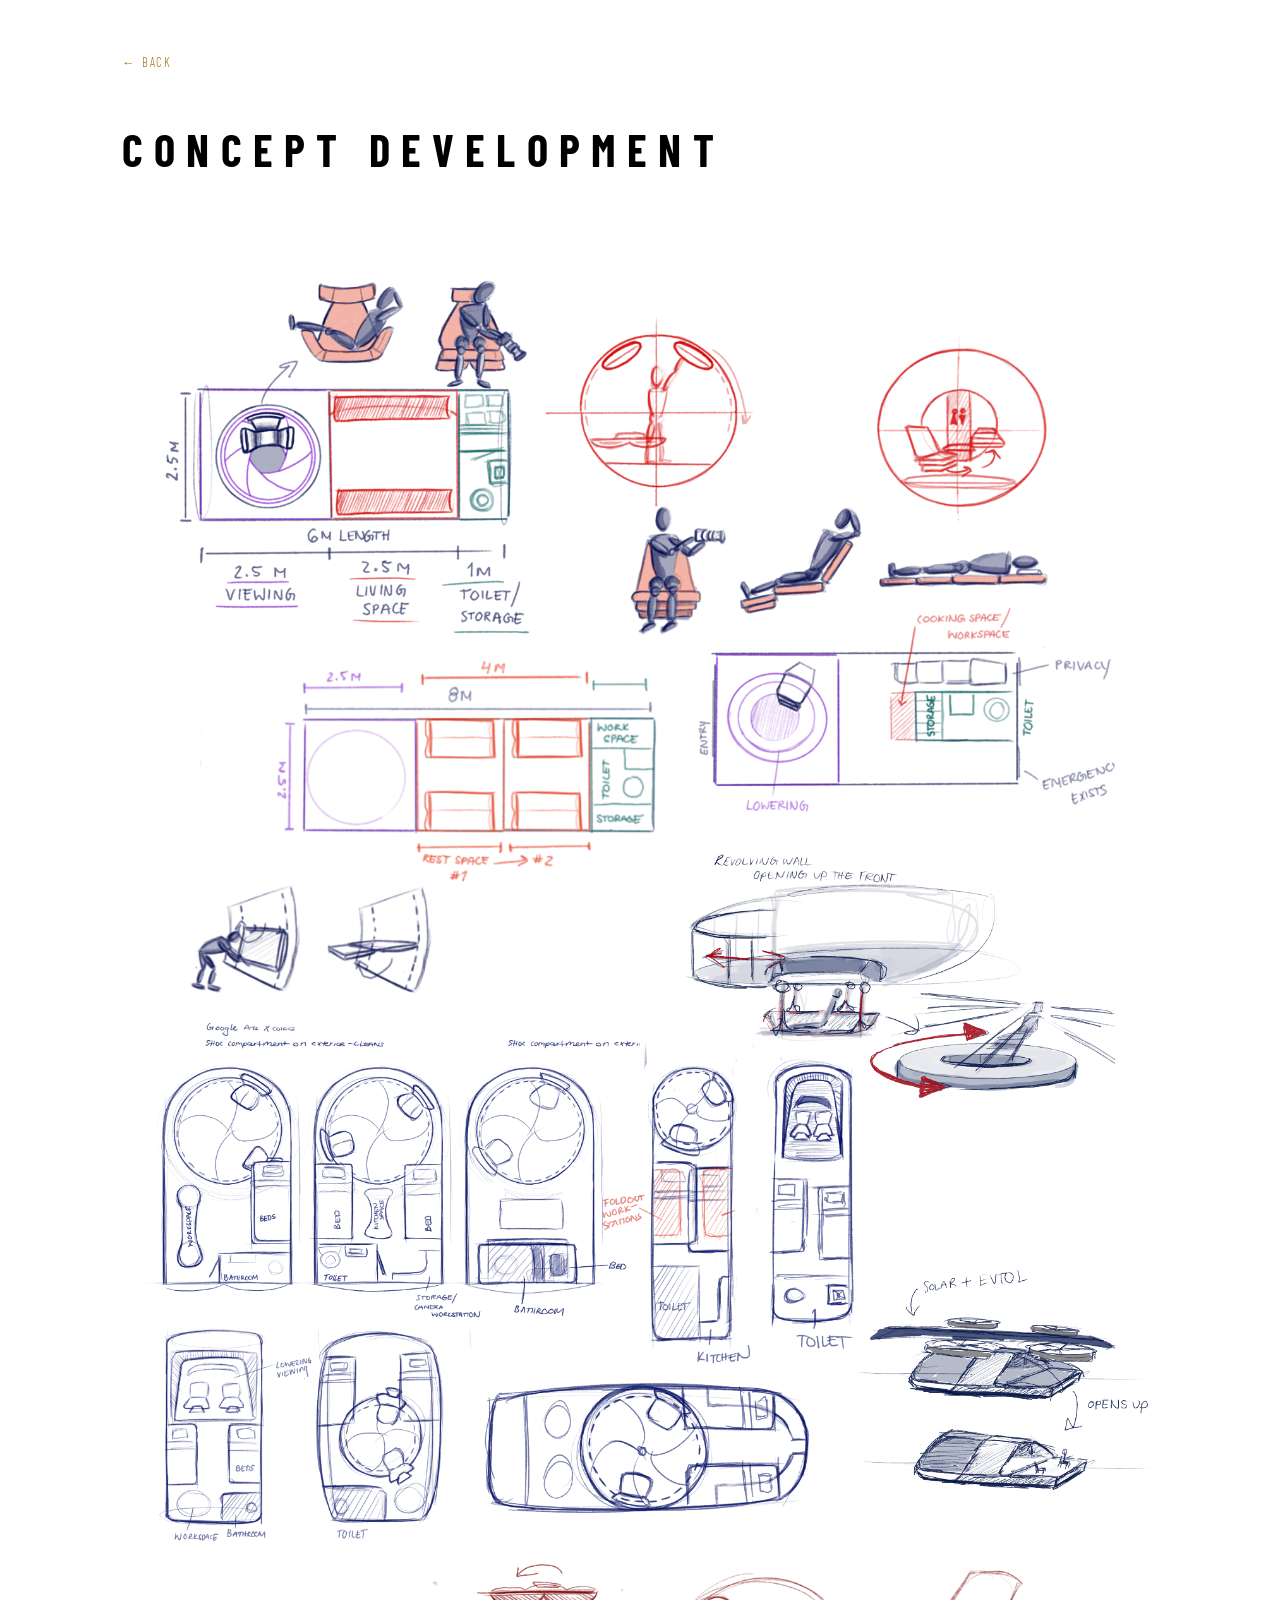
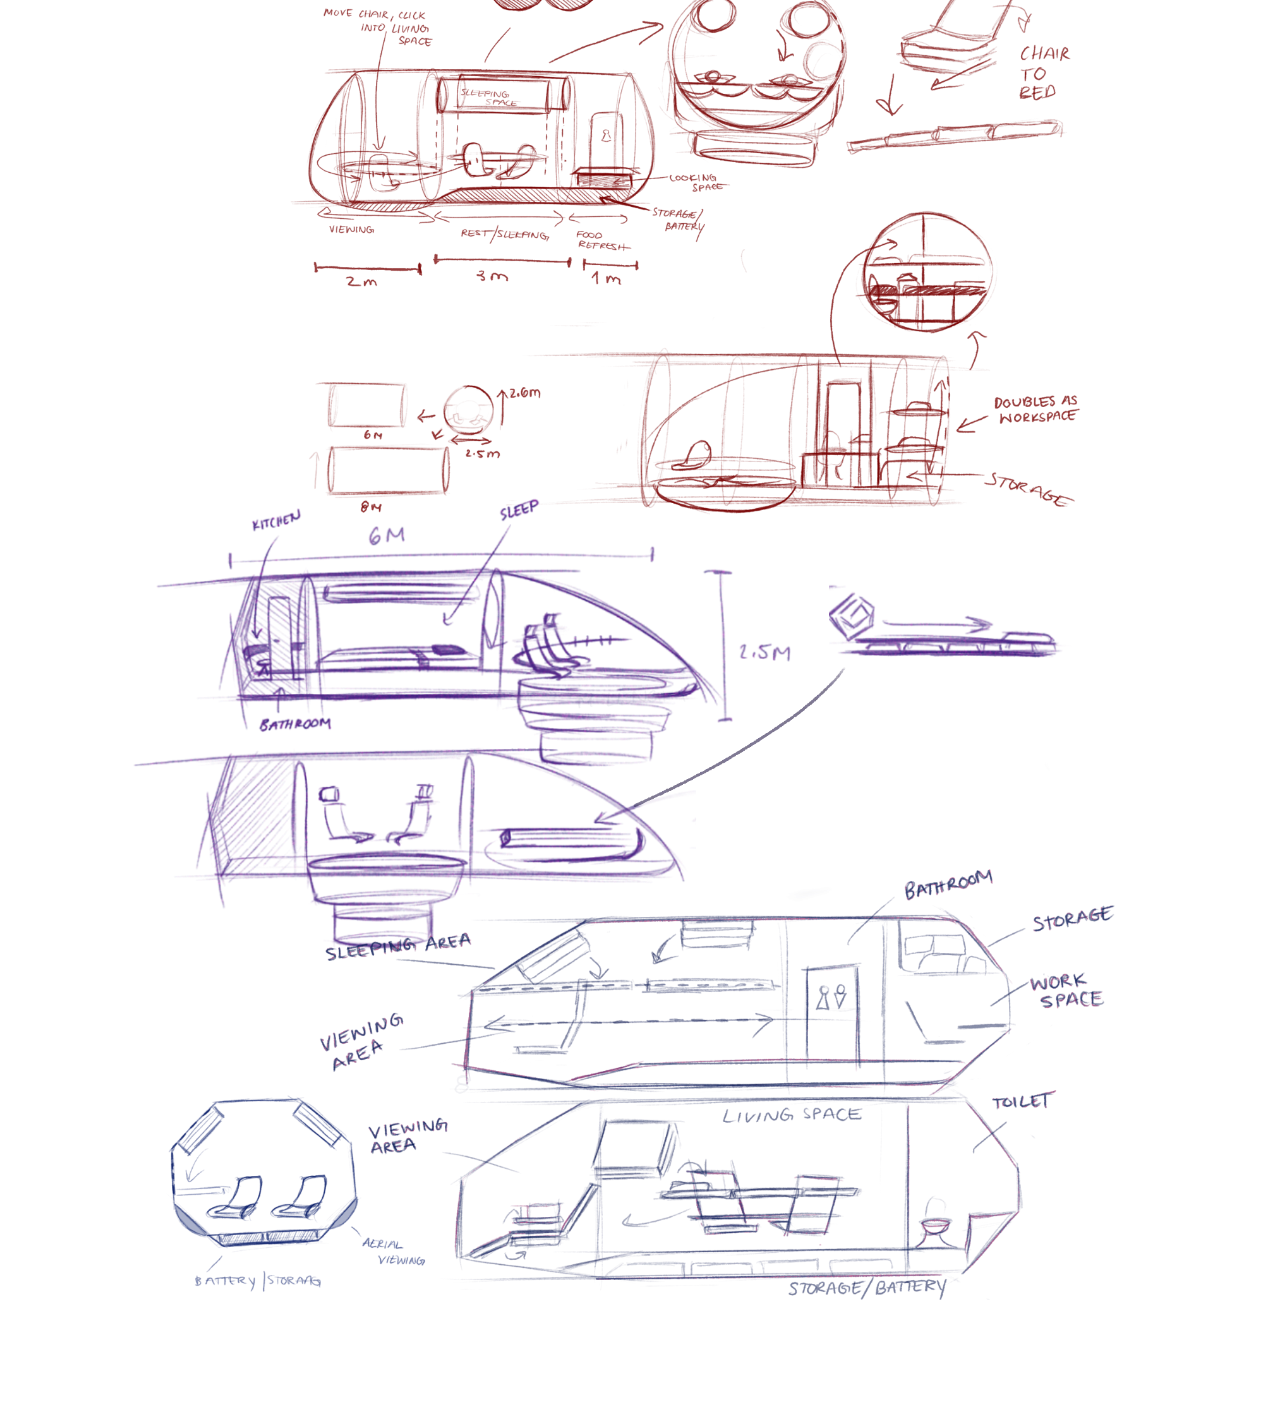
<file: concept-development.html>
<!DOCTYPE html>
<html lang="en">
<head>
  <meta charset="UTF-8" />
  <meta name="viewport" content="width=device-width, initial-scale=1.0" />
  <meta name="robots" content="noindex, nofollow" />
  <title>Concept Development — Lena Eblenkamp</title>
  <link rel="preconnect" href="https://fonts.googleapis.com" />
  <link rel="preconnect" href="https://fonts.gstatic.com" crossorigin />
  <link href="https://fonts.googleapis.com/css2?family=Barlow+Condensed:ital,wght@0,200;0,300;0,400;0,600;0,700;1,200;1,300&family=Inter:wght@300;400;500&display=swap" rel="stylesheet" />
  <link rel="stylesheet" href="css/styles.css" />
  <link rel="stylesheet" href="css/dev-page.css" />
</head>
<body>

  <div class="dev-page">

    <a href="index.html#dev-cards" class="dev-page-back">&#8592; Back</a>

    <h1 class="dev-page-title">CONCEPT DEVELOPMENT</h1>
    <p class="dev-page-sub">EVTOL Camper — Eblen-Kamper</p>

    <div class="dev-page-single">
      <img src="Images/project-02-evtol/brand-research/inspiration-02.png" alt="Concept development">
    </div>

  </div>

</body>
</html>
</file>
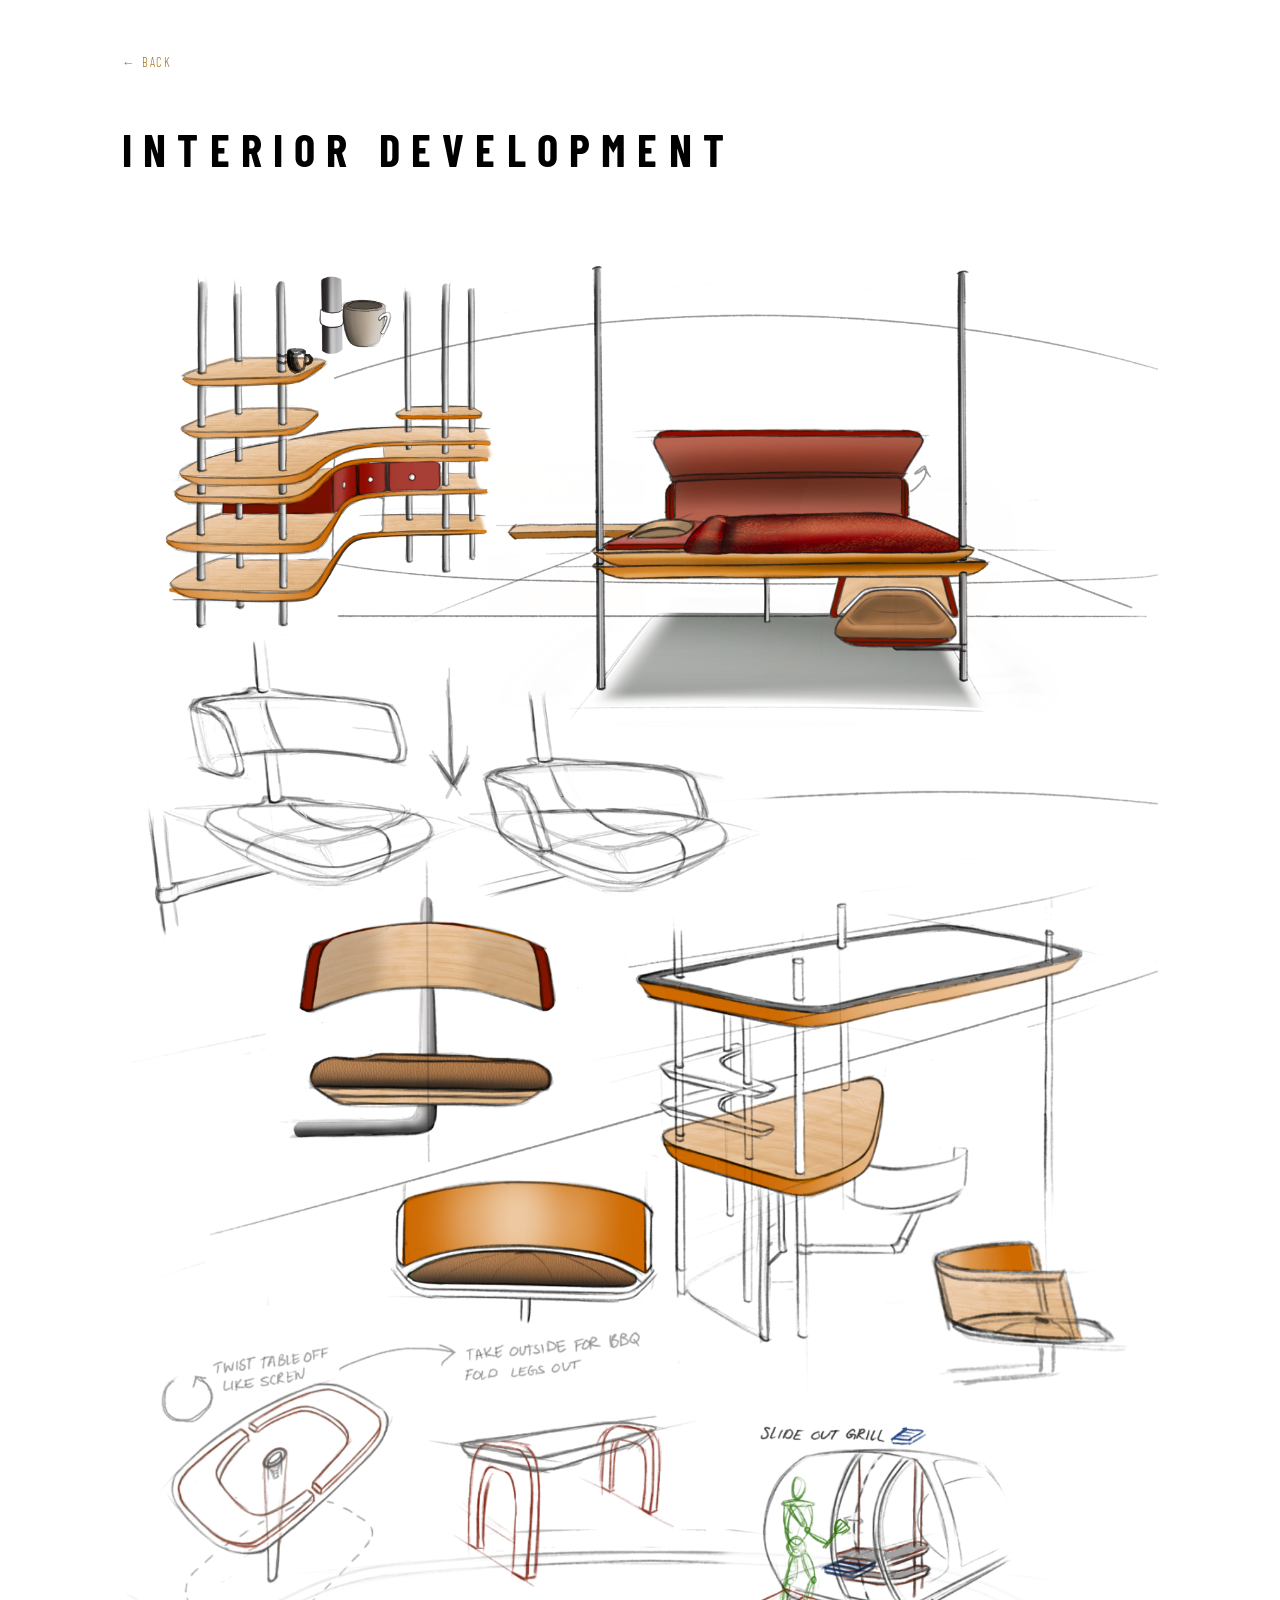
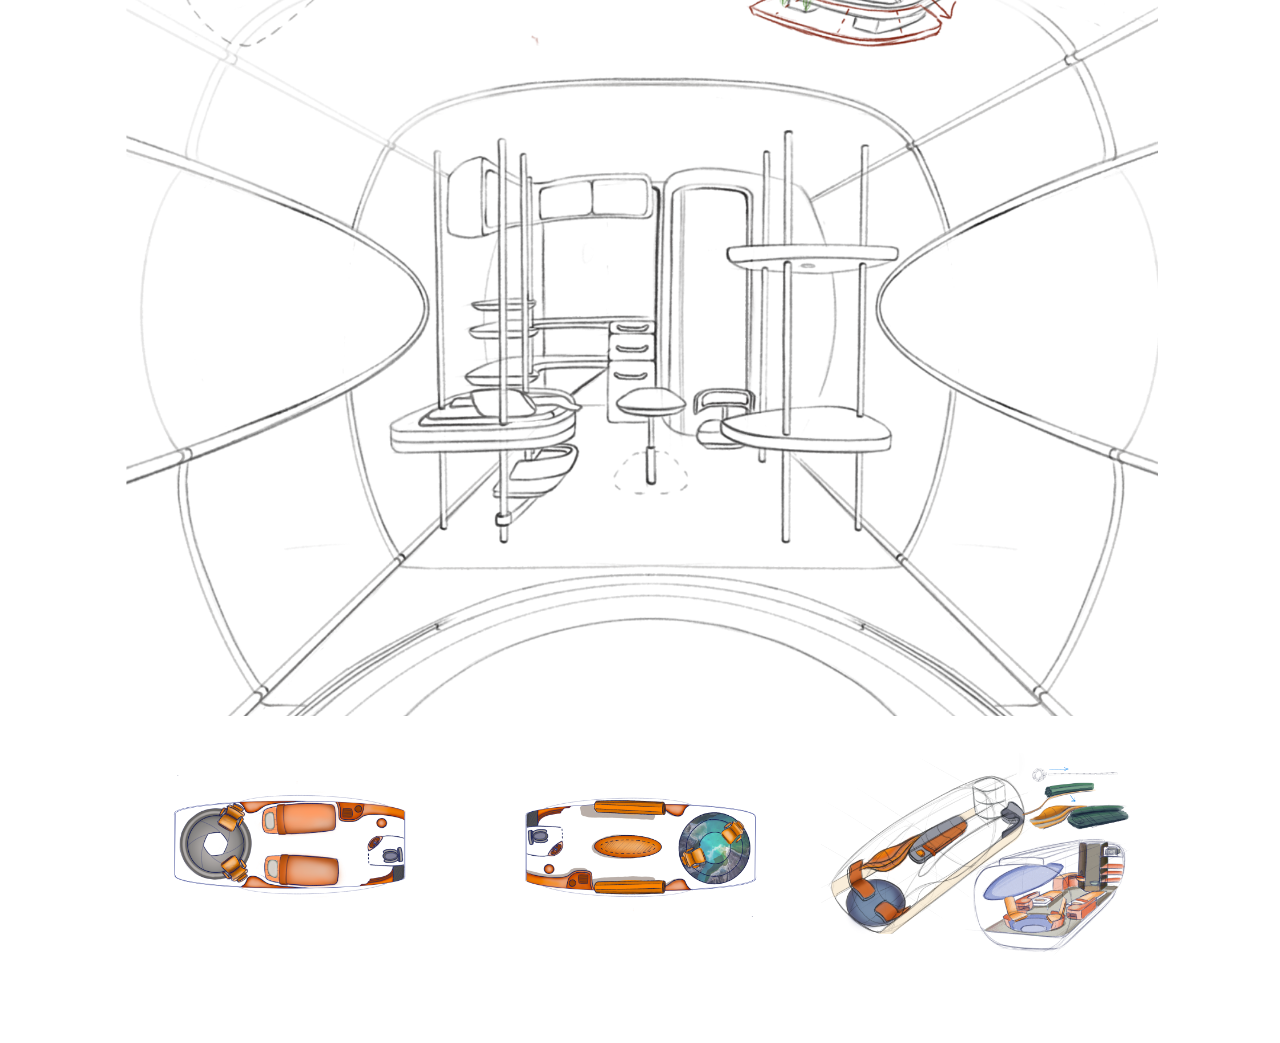
<file: interior-development.html>
<!DOCTYPE html>
<html lang="en">
<head>
  <meta charset="UTF-8" />
  <meta name="viewport" content="width=device-width, initial-scale=1.0" />
  <meta name="robots" content="noindex, nofollow" />
  <title>Interior Development — Lena Eblenkamp</title>
  <link rel="preconnect" href="https://fonts.googleapis.com" />
  <link rel="preconnect" href="https://fonts.gstatic.com" crossorigin />
  <link href="https://fonts.googleapis.com/css2?family=Barlow+Condensed:ital,wght@0,200;0,300;0,400;0,600;0,700;1,200;1,300&family=Inter:wght@300;400;500&display=swap" rel="stylesheet" />
  <link rel="stylesheet" href="css/styles.css" />
  <link rel="stylesheet" href="css/dev-page.css" />
</head>
<body>

  <div class="dev-page">

    <a href="index.html#dev-cards" class="dev-page-back">&#8592; Back</a>

    <h1 class="dev-page-title">INTERIOR DEVELOPMENT</h1>
    <p class="dev-page-sub">EVTOL Camper — Eblen-Kamper</p>

    <div class="dev-page-hero">
      <img src="Images/project-02-evtol/interior/interior-sketch-01.png" alt="Interior development">
    </div>

    <div class="dev-page-trio">
      <img src="Images/project-02-evtol/interior/interior-sketch-02.png" alt="Interior development sketch">
      <img src="Images/project-02-evtol/interior/interior-sketch-03.png" alt="Interior development sketch">
      <img src="Images/project-02-evtol/interior/interior-sketch-04.png" alt="Interior development detail">
    </div>

  </div>

</body>
</html>
</file>
<file: css/styles.css>
/* ════════════════════════════════════════════════════
   LENA EBLENKAMP — Portfolio 2026
   styles.css
════════════════════════════════════════════════════ */

/* ── Variables ───────────────────────────────────── */
:root {
  --bg:           #ffffff;
  --bg-alt:       #f4f4f4;
  --gold:         #A8751A;
  --gold-dim:     rgba(168, 117, 26, 0.55);
  --gold-faint:   rgba(168, 117, 26, 0.08);
  --gold-border:  rgba(168, 117, 26, 0.28);
  --white:        #1a1a1a;
  --gray:         #666666;
  --gray-dim:     #999999;

  --font-display: 'Barlow Condensed', sans-serif;
  --font-body:    'Inter', sans-serif;

  --max-w:  1200px;
  --px:     clamp(1.5rem, 5vw, 4rem);
  --py:     clamp(3.5rem, 7vw, 6.5rem);
}

/* ── Reset ───────────────────────────────────────── */
*, *::before, *::after { box-sizing: border-box; margin: 0; padding: 0; }

html {
  scroll-behavior: smooth;
  scroll-padding-top: 2rem;
}

body {
  background: var(--bg);
  color: var(--white);
  font-family: var(--font-body);
  font-weight: 300;
  line-height: 1.65;
  overflow-x: hidden;
}

a { color: inherit; text-decoration: none; }
ul { list-style: none; }

/* ── Real images inside placeholder wrapper ──────── */
.img-ph img {
  position: absolute;
  inset: 0;
  width: 100%;
  height: 100%;
  object-fit: cover;
  display: block;
}

/* Hide dashed border + label text when a real image is present */
.img-ph:has(img) {
  border-color: transparent;
  background: #000;
}
.img-ph:has(img)::before {
  display: none;
}

/* ── Image Placeholder ───────────────────────────── */
.img-ph {
  position: relative;
  width: 100%;
  background: var(--bg-alt);
  border: 1px dashed var(--gold-dim);
  display: flex;
  align-items: center;
  justify-content: center;
  min-height: 180px;
  overflow: hidden;
}

/* Crosshair lines for visual interest */
.img-ph::before {
  content: attr(data-label);
  font-family: var(--font-body);
  font-size: 0.65rem;
  letter-spacing: 0.1em;
  color: var(--gold-dim);
  text-align: center;
  text-transform: uppercase;
  padding: 1rem;
  z-index: 1;
  line-height: 1.5;
}

/* Aspect-ratio presets */
.ratio-hero    { aspect-ratio: 16 / 7;  min-height: unset; }
.ratio-portrait { aspect-ratio: 3 / 4;  min-height: unset; }
.ratio-wide    { aspect-ratio: 21 / 8;  min-height: unset; }
.ratio-4-3     { aspect-ratio: 4 / 3;   min-height: unset; }
.ratio-sq      { aspect-ratio: 1 / 1;   min-height: unset; }
.ratio-brand   { aspect-ratio: 5 / 1;  max-width: 240px; min-height: unset; }

/* ── Image Grid ──────────────────────────────────── */
.img-grid {
  display: grid;
  gap: 0.6rem;
  margin: 1.25rem 0;
}
.img-grid .img-ph { min-height: 150px; }

/* ── Sketch Grid (transparent PNGs on white/alt-bg) ─ */
.sketch-grid {
  display: grid;
  gap: 1rem;
  margin: 1.5rem 0;
  align-items: start;
}
.sketch-grid img {
  width: 100%;
  height: auto;
  display: block;
}

.g2  { grid-template-columns: repeat(2, 1fr); }
.g3  { grid-template-columns: repeat(3, 1fr); }
.g4  { grid-template-columns: repeat(4, 1fr); }
.g5  { grid-template-columns: repeat(5, 1fr); }

/* ── Section Container ───────────────────────────── */
.section-inner,
.about-grid,
.overview,
.proj-inner,
.pnav-inner {
  max-width: var(--max-w);
  margin: 0 auto;
  padding: 0 var(--px);
}

/* ══════════════════════════════════════════════════
   HERO
══════════════════════════════════════════════════ */
#hero { padding: 0; }

.site-header {
  text-align: center;
  padding: 4.5rem var(--px) 3rem;
  display: flex;
  flex-direction: column;
  align-items: center;
  gap: 0.35rem;
}

.label-thin {
  font-family: var(--font-display);
  font-style: italic;
  font-weight: 200;
  font-size: clamp(0.85rem, 2vw, 1.05rem);
  letter-spacing: 0.45em;
  text-transform: uppercase;
  color: var(--white);
  opacity: 0.85;
}

.hero-name {
  font-family: var(--font-display);
  font-weight: 700;
  font-size: clamp(2.2rem, 9vw, 6rem);
  letter-spacing: 0.22em;
  color: var(--gold);
  line-height: 1;
}

.hero-images {
  display: flex;
  flex-direction: column;
  gap: 0;
}

.hero-video-wrap {
  position: relative;
  width: 100%;
  aspect-ratio: 16 / 7;
  overflow: hidden;
  background: var(--bg);
  margin-bottom: calc(var(--px) / 2); /* soft white bar between video and next image */
}

.hero-video-wrap video {
  position: absolute;
  inset: 0;
  width: 100%;
  height: 100%;
  object-fit: contain;
  display: block;
}

/* ══════════════════════════════════════════════════
   ABOUT
══════════════════════════════════════════════════ */
#about {
  background: var(--bg-alt);
  padding: var(--py) 0;
}

.about-grid {
  display: grid;
  grid-template-columns: 1fr 1.5fr 1.2fr;
  gap: 2.5rem 3.5rem;
  align-items: start;
}

/* Column heading (JOURNEY / SKILLS / OVERVIEW) */
.col-heading {
  font-family: var(--font-display);
  font-weight: 700;
  font-size: clamp(0.8rem, 1.8vw, 0.95rem);
  letter-spacing: 0.3em;
  color: var(--white);
  text-transform: uppercase;
  padding-bottom: 0.6rem;
  border-bottom: 1px solid var(--gold-border);
  margin-bottom: 1.4rem;
}

/* Portrait */
.about-portrait .img-ph {
  background: var(--bg-alt);
  border: none;
  min-height: unset;
  aspect-ratio: 3 / 4;
  overflow: hidden;
}

.about-portrait .img-ph:has(img) {
  background: var(--bg-alt);
}

.about-portrait .img-ph img {
  position: absolute;
  inset: auto;
  bottom: 0;
  left: 50%;
  transform: translateX(-50%);
  height: 115%;
  width: auto;
  object-fit: cover;
}

/* Timeline */
.timeline { display: flex; flex-direction: column; gap: 1.6rem; }

.tl-header {
  display: flex;
  justify-content: space-between;
  align-items: baseline;
  gap: 0.75rem;
  flex-wrap: wrap;
  margin-bottom: 0.2rem;
}

.tl-org {
  font-family: var(--font-display);
  font-weight: 600;
  font-size: 0.92rem;
  letter-spacing: 0.04em;
  color: var(--gold);
}

.tl-date {
  font-size: 0.72rem;
  color: var(--gray);
  letter-spacing: 0.06em;
  white-space: nowrap;
}

.tl-role {
  font-size: 0.78rem;
  color: var(--white);
  opacity: 0.7;
  line-height: 1.45;
}

/* Social buttons */
.about-social {
  display: flex;
  gap: 0.75rem;
  margin-top: 2rem;
}

.social-btn {
  display: flex;
  align-items: center;
  gap: 0.5rem;
  padding: 0.5rem 1rem;
  border: 1px solid rgba(0,0,0,0.18);
  border-radius: 6px;
  text-decoration: none;
  transition: border-color 0.2s ease, background 0.2s ease;
}

.social-btn:hover {
  border-color: var(--gold);
  background: rgba(168,117,26,0.06);
}

.social-btn img {
  width: 20px;
  height: 20px;
  object-fit: contain;
}

.social-btn span {
  font-family: var(--font-display);
  font-size: 0.7rem;
  font-weight: 600;
  letter-spacing: 0.12em;
  text-transform: uppercase;
  color: rgba(0,0,0,0.6);
}

.social-btn:hover span { color: var(--gold); }

.resume-btn {
  background: none;
  border: 1px solid rgba(0,0,0,0.18);
  cursor: pointer;
  color: rgba(0,0,0,0.6);
}

.resume-btn:hover {
  border-color: var(--gold);
  background: rgba(168,117,26,0.06);
  color: var(--gold);
}

/* Skills list */
.skills-list {
  display: flex;
  flex-direction: column;
}

.skills-list li {
  display: flex;
  justify-content: space-between;
  align-items: center;
  font-size: 0.8rem;
  color: var(--white);
  opacity: 0.8;
  padding: 0.38rem 0;
  border-bottom: 1px solid rgba(0,0,0,0.08);
}

.skill-tag {
  font-size: 0.68rem;
  color: var(--gold);
  letter-spacing: 0.06em;
  opacity: 1;
}

/* Overview */
.overview {
  margin-top: 3rem;
  padding-top: 2.5rem;
  border-top: 1px solid var(--gold-border);
}

.overview-grid {
  display: grid;
  grid-template-columns: repeat(2, 1fr);
  gap: 0.9rem 3rem;
  margin-top: 0;
}

.overview-grid p {
  font-size: 0.82rem;
  line-height: 1.75;
  color: var(--white);
  opacity: 0.68;
}

/* ══════════════════════════════════════════════════
   3D SHOWCASE
══════════════════════════════════════════════════ */
@keyframes float {
  0%   { transform: translateY(0px); }
  50%  { transform: translateY(-12px); }
  100% { transform: translateY(0px); }
}

.showcase-grid {
  display: grid;
  grid-template-columns: repeat(3, 1fr);
  gap: 2rem;
  margin: 1.5rem 0 2.5rem;
}

.showcase-item {
  display: flex;
  flex-direction: column;
  align-items: center;
  gap: 0.75rem;
}

.showcase-viewer-wrap {
  width: 100%;
  aspect-ratio: 1 / 1;
  min-height: 220px;
  animation: float 5s ease-in-out infinite;
}

.showcase-viewer-wrap model-viewer {
  width: 100%;
  height: 100%;
  min-height: 220px;
  background: transparent;
  --progress-bar-color: transparent;
}

.showcase-item:nth-child(2) .showcase-viewer-wrap { animation-delay: 1.6s; }
.showcase-item:nth-child(3) .showcase-viewer-wrap { animation-delay: 3.2s; }

@media (max-width: 768px) {
  .showcase-grid {
    grid-template-columns: 1fr;
    gap: 2.5rem;
  }
}

.showcase-placeholder {
  border: 1px dashed rgba(255,255,255,0.15);
  border-radius: 4px;
  display: flex;
  align-items: center;
  justify-content: center;
}

.showcase-placeholder span {
  font-size: 2rem;
  font-weight: 200;
  color: rgba(255,255,255,0.2);
  font-family: 'Barlow Condensed', sans-serif;
  letter-spacing: 0.15em;
}

.showcase-cta {
  font-size: 0.78rem;
  letter-spacing: 0.12em;
  color: #fff;
  background: var(--gold);
  border: 2px solid var(--gold);
  border-radius: 2px;
  padding: 0.5rem 1.2rem;
  text-transform: uppercase;
  font-family: 'Barlow Condensed', sans-serif;
  cursor: pointer;
  transition: background 0.2s, color 0.2s, transform 0.15s;
}

.showcase-cta:hover {
  background: transparent;
  color: var(--gold);
  transform: translateY(-2px);
}

/* ── Hover reveal — temporarily disabled ── */
.hover-reveal-overlay { display: none !important; }

/* ── Final project image lightbox ── */
.final-lb {
  position: fixed;
  inset: 0;
  background: rgba(0,0,0,0.88);
  z-index: 1100;
  display: flex;
  align-items: center;
  justify-content: center;
  opacity: 0;
  pointer-events: none;
  transition: opacity 0.25s;
  padding: 2rem;
}

.final-lb.is-open {
  opacity: 1;
  pointer-events: all;
}

.final-lb img {
  max-width: 90vw;
  max-height: 85vh;
  object-fit: contain;
  border-radius: 4px;
  box-shadow: 0 20px 60px rgba(0,0,0,0.5);
}

.final-lb-close {
  position: absolute;
  top: 1.25rem;
  right: 1.5rem;
  background: none;
  border: none;
  color: rgba(255,255,255,0.7);
  font-size: 1.4rem;
  cursor: pointer;
  line-height: 1;
  transition: color 0.15s;
}

.final-lb-close:hover { color: #fff; }

/* ── Gallery lightbox ── */
.gallery-overlay {
  position: fixed;
  inset: 0;
  background: rgba(0,0,0,0.55);
  z-index: 1000;
  opacity: 0;
  pointer-events: none;
  transition: opacity 0.25s;
  display: flex;
  align-items: center;
  justify-content: center;
  padding: 2rem;
}

.gallery-overlay.is-open {
  opacity: 1;
  pointer-events: all;
}

.gallery-modal {
  width: 100%;
  max-width: 900px;
  max-height: 90vh;
  border-radius: 12px;
  overflow: hidden;
  box-shadow: 0 20px 60px rgba(0,0,0,0.35);
  display: flex;
  flex-direction: column;
}

.gallery-scroll {
  background: #fff;
  overflow-y: auto;
  padding: 2.5rem 2.5rem 2rem;
  position: relative;
}

.gallery-close {
  position: absolute;
  top: 1rem;
  right: 1.25rem;
  background: none;
  border: none;
  color: #555;
  font-size: 1.3rem;
  cursor: pointer;
  line-height: 1;
  transition: color 0.15s;
}

.gallery-close:hover { color: #000; }

.gallery-content {
  display: flex;
  flex-direction: column;
  gap: 1.5rem;
}

.gallery-section-label {
  font-family: 'Barlow Condensed', sans-serif;
  font-size: 0.7rem;
  letter-spacing: 0.25em;
  text-transform: uppercase;
  color: #999;
  margin-bottom: 0.75rem;
}

.gallery-tabs {
  display: flex;
  gap: 0.25rem;
  margin-bottom: 1.5rem;
  border-bottom: 1px solid #e0e0e0;
  padding-bottom: 0;
}

.gallery-tab {
  background: none;
  border: none;
  border-bottom: 2px solid transparent;
  margin-bottom: -1px;
  color: #aaa;
  font-family: 'Barlow Condensed', sans-serif;
  font-size: 0.75rem;
  letter-spacing: 0.2em;
  text-transform: uppercase;
  padding: 0.5rem 1.25rem;
  cursor: pointer;
  transition: color 0.15s, border-color 0.15s;
}

.gallery-tab:hover { color: #333; }

.gallery-tab.is-active {
  color: #111;
  border-bottom-color: var(--gold);
}

.gallery-panel { display: none; }
.gallery-panel.is-active { display: block; }

.gallery-collage {
  columns: 3;
  column-gap: 0.6rem;
}

.gallery-collage img {
  width: 100%;
  display: block;
  margin-bottom: 0.6rem;
  border-radius: 3px;
  break-inside: avoid;
}

/* ══════════════════════════════════════════════════
   PROJECTS NAV
══════════════════════════════════════════════════ */
#projects-nav {
  background: var(--bg);
  padding: var(--py) 0;
  overflow: hidden;
}

.pnav-inner {
  display: flex;
  align-items: stretch;
  gap: 1.5rem;
}

/* "PROJECTS" vertical label */
.pnav-label {
  writing-mode: vertical-rl;
  text-orientation: mixed;
  transform: rotate(180deg);
  display: flex;
  align-items: center;
  justify-content: center;
  flex-shrink: 0;
  padding: 0 0.5rem;
}

.pnav-label span {
  font-family: var(--font-display);
  font-weight: 700;
  font-size: clamp(2.8rem, 6vw, 4.5rem);
  letter-spacing: 0.18em;
  color: var(--gold);
  text-transform: uppercase;
  line-height: 1;
}

/* Project list */
.pnav-list {
  flex: 1;
  display: flex;
  flex-direction: column;
}

.pnav-item {
  position: relative;
  min-height: 140px;
  border-bottom: 1px solid var(--gold-border);
  cursor: pointer;
  overflow: hidden;
}

.pnav-item:first-child { border-top: 1px solid var(--gold-border); }

/* Full-bleed image background */
.pn-thumb {
  position: absolute;
  inset: 0;
  z-index: 0;
}

.pn-thumb img {
  width: 100%;
  height: 100%;
  object-fit: cover;
  display: block;
  filter: grayscale(100%);
  transition: filter 0.4s ease, transform 0.4s ease;
}

.pnav-item:hover .pn-thumb img {
  filter: grayscale(20%);
  transform: scale(1.03);
}

/* Gradient so text is always readable */
.pnav-item::after {
  content: '';
  position: absolute;
  inset: 0;
  background: linear-gradient(to right, rgba(255,255,255,0.88) 0%, rgba(255,255,255,0.55) 50%, rgba(255,255,255,0) 100%);
  z-index: 1;
  transition: opacity 0.4s ease;
}

.pnav-item:hover::after {
  opacity: 0.8;
}

/* Text sits above gradient */
.pn-text {
  position: relative;
  z-index: 2;
  display: flex;
  flex-direction: column;
  justify-content: center;
  padding: 2rem 2.5rem;
  width: 50%;
  transition: padding-left 0.25s ease;
}

.pnav-item:hover .pn-text { padding-left: 3rem; }

.pn-num {
  font-family: var(--font-display);
  font-weight: 700;
  font-size: clamp(2rem, 4vw, 3rem);
  color: var(--gold);
  line-height: 1;
  margin-top: 0.5rem;
}

.pn-title {
  font-family: var(--font-display);
  font-weight: 600;
  font-size: clamp(1.1rem, 2.5vw, 1.55rem);
  letter-spacing: 0.1em;
  color: var(--white);
  text-transform: uppercase;
  margin-bottom: 0.2rem;
}

.pn-sub {
  font-size: 0.75rem;
  color: var(--gray);
  letter-spacing: 0.04em;
  line-height: 1.4;
}

/* Active state (set by JS when section is in view) */
.pnav-item.is-active .pn-num  { color: var(--white); }
.pnav-item.is-active .pn-title { color: var(--gold); }
.pnav-item.is-active::before   { transform: scaleY(1); }

/* ══════════════════════════════════════════════════
   PROJECT SECTIONS
══════════════════════════════════════════════════ */
.proj-section {
  padding: var(--py) 0;
  border-top: 1px solid var(--gold-border);
}

#project-01 { padding-bottom: clamp(1.5rem, 3vw, 2.5rem); }
#project-02 { padding-top: clamp(1.5rem, 3vw, 2.5rem); }

.proj-section.alt-bg { background: var(--bg-alt); }


/* Brand logo row */
.proj-brand { margin-bottom: 2rem; }

/* Section heading (e.g. "SKILL DEVELOPMENT") */
.proj-section-heading {
  font-family: var(--font-display);
  font-weight: 700;
  font-size: clamp(1.4rem, 4vw, 2.5rem);
  letter-spacing: 0.3em;
  color: var(--gold);
  text-transform: uppercase;
  margin: 0 0 2rem;
}

/* Sub-heading (e.g. "FOAM PROJECT") */
.proj-sub-heading {
  font-family: var(--font-display);
  font-weight: 700;
  font-size: clamp(0.85rem, 2vw, 1.05rem);
  letter-spacing: 0.3em;
  color: var(--white);
  text-transform: uppercase;
  padding-bottom: 0.55rem;
  border-bottom: 1px solid var(--gold-border);
  margin: 3rem 0 1.5rem;
}

/* Main title block (e.g. "THE BELVEDERE") */
.proj-title-block { margin-bottom: 2.5rem; }

#project-03 .proj-title-block { text-align: center; }

.proj-main-title {
  font-family: var(--font-display);
  font-weight: 700;
  font-size: clamp(2.5rem, 7vw, 5rem);
  letter-spacing: 0.18em;
  color: var(--white);
  text-transform: uppercase;
  line-height: 1;
}

.proj-tagline {
  font-size: 0.78rem;
  letter-spacing: 0.18em;
  color: var(--gray);
  text-transform: uppercase;
  margin-top: 0.6rem;
}

/* ══════════════════════════════════════════════════
   LEAR CORPORATION — PROJECT 01
══════════════════════════════════════════════════ */
.lear-header {
  position: relative;
  margin-bottom: 3rem;
  overflow: hidden;
  border: 1px solid var(--gold-border);
  border-radius: 4px;
}

.lear-header-img {
  width: 100%;
  height: auto;
  display: block;
}

.lear-header-text {
  position: absolute;
  left: 17%;
  bottom: 22%;
  width: 43%;
  display: flex;
  flex-direction: column;
  gap: 0.3rem;
  padding: 0.75rem 1.25rem;
}

.lear-rule {
  width: 40px;
  height: 1.5px;
  background: #C8392B;
  margin: 0.25rem 0;
}

.lear-role {
  font-family: var(--font-display);
  font-weight: 700;
  font-size: clamp(0.65rem, 1.2vw, 0.82rem);
  letter-spacing: 0.16em;
  text-transform: uppercase;
  color: #111111;
}

.lear-placement {
  font-size: 0.74rem;
  color: #555555;
  letter-spacing: 0.04em;
}

.lear-num {
  font-family: var(--font-display);
  font-weight: 700;
  font-size: clamp(2.5rem, 5vw, 4rem);
  color: #C8392B;
  line-height: 1;
  margin-top: 0.5rem;
}

.proj-caption {
  font-size: 0.78rem;
  letter-spacing: 0.14em;
  color: var(--gray);
  text-transform: uppercase;
  margin: -1.2rem 0 2rem;
}

.belt-strip {
  background: #111b2e;
  overflow: hidden;
  margin: 1.5rem 0;
}

.belt-inner {
  max-width: var(--max-w);
  margin: 0 auto;
  padding: 4rem var(--px);
  display: flex;
  align-items: center;
  gap: 4rem;
  min-height: 340px;
}

.belt-text {
  flex: 0 0 280px;
}

.belt-heading {
  color: #fff;
  margin: 0 0 1rem;
}

.belt-rule {
  width: 48px;
  height: 2px;
  background: var(--gold);
  margin: 0 0 1rem;
}

.belt-caption {
  color: rgba(255,255,255,0.65);
  margin: 0;
}

.belt-reveal-wrap {
  flex: 1;
  overflow: hidden;
  border-radius: 4px;
}

.belt-reveal-img {
  width: 100%;
  height: auto;
  display: block;
  transform: translateX(-100%);
  will-change: transform;
}

@media (max-width: 640px) {
  .belt-inner { flex-direction: column; gap: 2rem; min-height: unset; }
  .belt-text { flex: none; width: 100%; }
}

/* ── Skills carousel ──────────────────────── */
.skills-carousel {
  margin: 0 0 3rem;
  user-select: none;
}

.sc-viewport {
  position: relative;
  overflow: hidden;
}

.sc-track {
  display: flex;
  gap: 16px;
  transition: transform 0.45s cubic-bezier(0.4, 0, 0.2, 1);
  will-change: transform;
}

.sc-slide {
  flex: 0 0 55%;
  opacity: 0.3;
  transition: opacity 0.45s ease;
}

.sc-slide.active {
  opacity: 1;
}

.sc-slide img {
  width: 100%;
  height: auto;
  display: block;
}

.sc-caption-wrap { padding: 0.7rem 0 0; }

.sc-title {
  font-size: 0.78rem;
  font-weight: 600;
  color: var(--dark);
  margin: 0 0 0.2rem;
  text-transform: uppercase;
  letter-spacing: 0.04em;
}

.sc-sub {
  font-size: 0.73rem;
  color: var(--gray);
  margin: 0;
  line-height: 1.5;
}

.sc-btn {
  position: absolute;
  top: 40%;
  transform: translateY(-50%);
  background: rgba(255,255,255,0.92);
  border: 1px solid var(--gold-border);
  color: #A8751A;
  width: 38px;
  height: 38px;
  border-radius: 50%;
  cursor: pointer;
  font-size: 1rem;
  display: flex;
  align-items: center;
  justify-content: center;
  z-index: 2;
  transition: background 0.2s, color 0.2s;
}

.sc-btn:hover { background: #A8751A; color: #fff; }
.sc-btn--prev { left: 10px; }
.sc-btn--next { right: 10px; }

.sc-dots {
  display: flex;
  justify-content: center;
  gap: 7px;
  margin-top: 0.9rem;
}

.sc-dot {
  width: 6px;
  height: 6px;
  border-radius: 50%;
  background: #ccc;
  cursor: pointer;
  transition: background 0.2s;
}

.sc-dot.active { background: #A8751A; }

/* Lear logo in nav */
.pn-logo {
  height: 1em;
  width: auto;
  vertical-align: middle;
  margin-right: 3px;
  object-fit: contain;
}

/* ── Depth (3D) carousel — Final Project ─────────── */
.depth-carousel {
  padding: 2rem 0 3rem;
  overflow: visible;
}

.dc-stage {
  position: relative;
  /*
   * Portrait cards: width 35%, aspect-ratio 3:4
   * Card height = 35% × (4/3) = 46.7% of stage width
   * padding-bottom = 50% gives breathing room for side cards
   */
  height: 0;
  padding-bottom: 43%;
  perspective: 1100px;
  perspective-origin: 50% 50%;
}

.dc-card {
  position: absolute;
  width: 28.9%;   /* 26.25% × 1.10 — 10% bigger */
  aspect-ratio: 3 / 4;
  left: 35.55%;   /* (100% - 28.9%) / 2 */
  top: 50%;
  /* margin-top = -(28.9% × 4/3 / 2) ≈ -19.3% of stage width */
  margin-top: -19.3%;
  border-radius: 10px;
  overflow: hidden;
  cursor: pointer;
  transition:
    transform 0.65s cubic-bezier(0.4, 0, 0.2, 1),
    opacity   0.65s ease,
    box-shadow 0.65s ease;
  will-change: transform, opacity;
}

.dc-card img {
  width: 100%;
  height: 100%;
  object-fit: cover;
  object-position: center center;
  display: block;
  pointer-events: none;
}

/* Centre card */
.dc-card[data-pos="0"] {
  transform: translateX(0) translateZ(0) rotateY(0deg) scale(1);
  opacity: 1;
  z-index: 3;
  box-shadow: 0 24px 72px rgba(0,0,0,0.32);
}

/* Left peek */
.dc-card[data-pos="-1"] {
  transform: translateX(-64%) translateZ(-140px) rotateY(16deg) scale(0.80);
  opacity: 0.42;
  z-index: 1;
  box-shadow: 0 12px 36px rgba(0,0,0,0.18);
}

/* Right peek */
.dc-card[data-pos="1"] {
  transform: translateX(64%) translateZ(-140px) rotateY(-16deg) scale(0.80);
  opacity: 0.42;
  z-index: 1;
  box-shadow: 0 12px 36px rgba(0,0,0,0.18);
}

/* Any card further away — hidden */
.dc-card[data-pos="-2"],
.dc-card[data-pos="2"] {
  transform: translateX(0) translateZ(-300px) scale(0.5);
  opacity: 0;
  z-index: 0;
  pointer-events: none;
}

.dc-controls {
  display: flex;
  align-items: center;
  justify-content: center;
  gap: 1.2rem;
  margin-top: 2rem;
}

.dc-btn {
  background: none;
  border: 1px solid var(--gold-border);
  color: var(--gold);
  width: 38px;
  height: 38px;
  border-radius: 50%;
  cursor: pointer;
  font-size: 1rem;
  display: flex;
  align-items: center;
  justify-content: center;
  transition: background 0.2s, color 0.2s;
}

.dc-btn:hover {
  background: var(--gold);
  color: #fff;
}

.dc-dots {
  display: flex;
  gap: 8px;
}

.dc-dot {
  width: 7px;
  height: 7px;
  border-radius: 50%;
  background: var(--gold-border);
  cursor: pointer;
  transition: background 0.3s, transform 0.3s;
}

.dc-dot.is-active {
  background: var(--gold);
  transform: scale(1.35);
}

/* ══════════════════════════════════════════════════
   LEAR — SEWING MY OWN DESIGN
══════════════════════════════════════════════════ */

.leather-grid {
  display: grid;
  grid-template-columns: 1fr 1fr;
  gap: 0.4rem;
  align-items: start;
  margin: 1.5rem 0;
}

.leather-col {
  display: flex;
  flex-direction: column;
  gap: 0.4rem;
}

.leather-col img {
  width: 100%;
  height: auto;
  display: block;
}

.proj-img-full {
  width: 100%;
  height: auto;
  display: block;
  margin: 0.4rem 0 2.5rem;
}

.hover-reveal-wrap {
  position: relative;
  display: block;
  overflow: hidden;
  margin: 0.4rem 0 2.5rem;
}

.hover-reveal-wrap .proj-img-full {
  margin: 0;
  transition: filter 0.35s ease;
}

.hover-reveal-overlay {
  position: absolute;
  inset: 0;
  background: rgba(0,0,0,0.55);
  display: flex;
  align-items: center;
  justify-content: center;
  opacity: 0;
  transition: opacity 0.35s ease;
  padding: 2rem;
}

.hover-reveal-overlay p {
  color: #fff;
  font-family: 'Barlow Condensed', sans-serif;
  font-size: clamp(1rem, 2vw, 1.4rem);
  font-weight: 300;
  letter-spacing: 0.06em;
  text-align: center;
  max-width: 600px;
}

.hover-reveal-wrap:hover .hover-reveal-overlay {
  opacity: 1;
}

.hover-reveal-wrap:hover .proj-img-full {
  filter: brightness(0.75);
}

/* ══════════════════════════════════════════════════
   LEAR — FOAM PROJECT / FINAL PROJECT
══════════════════════════════════════════════════ */
.proj-mini-heading {
  font-family: var(--font-display);
  font-weight: 600;
  font-size: clamp(0.95rem, 2vw, 1.2rem);
  letter-spacing: 0.12em;
  text-transform: uppercase;
  color: var(--white);
  margin: 2rem 0 0.2rem;
}

.proj-mini-sub {
  font-family: var(--font-body);
  font-weight: 300;
  font-style: italic;
  font-size: 0.85em;
  color: var(--gray);
  text-transform: none;
  letter-spacing: 0.04em;
}

/* 5-image dev grid: left col (large + 3-across) | right col (seat image) */
.final-dev-grid {
  display: grid;
  grid-template-columns: 3fr 2fr;
  gap: 0.4rem;
  align-items: start;
  margin: 1rem 0 2rem;
}

.final-dev-left {
  display: flex;
  flex-direction: column;
  gap: 0.4rem;
}

.final-dev-left > img,
.final-dev-right img {
  width: 100%;
  height: auto;
  display: block;
}

.final-dev-bottom {
  display: grid;
  grid-template-columns: repeat(3, 1fr);
  gap: 0.4rem;
}

/* 3 bottom images — equal height, consistent crop to match example */
.final-dev-bottom img {
  width: 100%;
  aspect-ratio: 4/3;
  object-fit: cover;
  display: block;
}

/* Final renders: 3-across */
.final-render-grid {
  display: grid;
  grid-template-columns: repeat(3, 1fr);
  gap: 0.4rem;
  margin: 1rem 0 2.5rem;
}

.final-render-grid img {
  width: 100%;
  height: auto;
  display: block;
}

/* ══════════════════════════════════════════════════
   LEAR — WHAT ELSE DID I LEARN
══════════════════════════════════════════════════ */
.learn-intro-box {
  background: #1c3557;
  padding: 2rem 0;
  margin: 0.75rem 0 2rem;
  position: relative;
}

.learn-intro-box .proj-inner {
  padding-top: 0;
  padding-bottom: 0;
}

.learn-intro-inner {
  display: flex;
  align-items: center;
  gap: 0;
}

.learn-intro-content {
  flex: 1;
}

.learn-intro-model {
  flex-shrink: 0;
  width: 420px;
  height: 320px;
  transform: translateX(-80px);
  filter: drop-shadow(0px 12px 10px rgba(0,0,0,0.55));
}

.learn-intro-model model-viewer {
  width: 100%;
  height: 100%;
}

.learn-intro-text {
  margin-bottom: 0.75rem;
  font-size: 0.8rem;
  color: #ffffff;
  line-height: 1.7;
}

.learn-intro-list {
  padding: 0 0 0 1.4rem;
  list-style: disc;
  display: flex;
  flex-direction: column;
  gap: 0.35rem;
}

.learn-intro-list li {
  font-size: 0.78rem;
  color: rgba(255, 255, 255, 0.85);
  line-height: 1.6;
  list-style: disc;
}

.learn-framed {
  border: 1.5px solid var(--gold-border);
  border-radius: 10px;
  padding: 2rem;
}

.learn-grid {
  display: grid;
  grid-template-columns: repeat(3, 1fr);
  gap: 1.5rem 2.5rem;
}

.learn-item h4 {
  font-family: var(--font-display);
  font-size: 0.85rem;
  font-weight: 800;
  letter-spacing: 0.1em;
  text-transform: uppercase;
  color: var(--gold);
  margin-bottom: 0.45rem;
}

.learn-item p {
  font-size: 0.78rem;
  color: #333333;
  line-height: 1.7;
  font-weight: 400;
}

.learn-photo-span {
  grid-column: span 2;
  width: 100%;
  height: 100%;
  object-fit: cover;
  display: block;
}

/* EVTOL camper design brief hero block */
.design-brief-block {
  margin: 2.5rem 0 0;
}

.design-brief-hero {
  position: relative;
}

.design-brief-hero img {
  width: 100%;
  height: auto;
  display: block;
}

.design-brief-overlay {
  position: absolute;
  inset: 0;
  display: flex;
  flex-direction: column;
  justify-content: space-between;
  padding: 3rem 3rem 2.5rem;
  pointer-events: none;
}

.design-brief-text {
  max-width: none;
}

.design-brief-title {
  font-family: var(--font-display);
  font-weight: 600;
  font-size: clamp(1.1rem, 2.5vw, 1.55rem);
  letter-spacing: 0.1em;
  text-transform: uppercase;
  color: #ffffff;
  margin-bottom: 0.45rem;
  text-shadow: 0 2px 10px rgba(0,0,0,0.75);
  white-space: nowrap;
}

.design-brief-subtitle {
  font-family: var(--font-display);
  font-weight: 300;
  font-style: italic;
  font-size: clamp(0.85rem, 1.8vw, 1rem);
  letter-spacing: 0.18em;
  text-transform: uppercase;
  color: rgba(255,255,255,0.9);
  margin-bottom: 0.35rem;
  text-shadow: 0 2px 8px rgba(0,0,0,0.65);
}

.design-brief-year {
  font-family: var(--font-display);
  font-weight: 600;
  font-size: clamp(1.1rem, 2.4vw, 1.4rem);
  letter-spacing: 0.3em;
  text-transform: uppercase;
  color: #ffffff;
  text-shadow: 0 2px 8px rgba(0,0,0,0.7);
}

.design-brief-num {
  align-self: flex-end;
  font-family: var(--font-display);
  font-weight: 700;
  font-size: clamp(1.8rem, 4vw, 2.5rem);
  letter-spacing: 0.12em;
  color: #ffffff;
  text-shadow: 0 2px 10px rgba(0,0,0,0.8);
}

.design-brief-body {
  margin-top: 2rem;
}

.design-brief-body .proj-sub-heading {
  text-align: center;
  letter-spacing: 0.2em;
}

.design-brief-body p {
  font-size: 0.95rem;
  font-weight: 300;
  color: var(--white);
  line-height: 1.65;
  max-width: 54rem;
  margin: 0 auto 1rem;
  text-align: center;
}

/* EVTOL — wildlife impact panel */
.wildlife-panel {
  margin: 1.5rem 0 3rem;
  background: linear-gradient(135deg, #1a2318 0%, #243020 30%, #2e3d3a 65%, #1e2a30 100%);
  color: #ffffff;
  overflow: hidden;
  position: relative;
}

/* Subtle radial glow */
.wildlife-panel::before {
  content: '';
  position: absolute;
  top: -20%;
  left: 50%;
  transform: translateX(-50%);
  width: 700px;
  height: 400px;
  background: radial-gradient(ellipse, rgba(91,111,79,0.25) 0%, transparent 70%);
  pointer-events: none;
}

.wildlife-inner {
  max-width: var(--max-w);
  margin: 0 auto;
  padding: 3rem var(--px) 1.5rem;
}

.wildlife-grid {
  display: grid;
  grid-template-columns: 1fr 1fr;
  align-items: start;
  gap: 3rem;
}

.wildlife-left {
  display: flex;
  flex-direction: column;
  align-items: flex-start;
}

/* Title sits above its column so it aligns with the diagram */
.wildlife-title {
  font-family: var(--font-display);
  font-weight: 800;
  font-size: clamp(1.1rem, 2.5vw, 1.7rem);
  letter-spacing: 0.1em;
  text-transform: uppercase;
  text-align: left;
  margin: 0 0 0.7rem;
  line-height: 1.2;
  text-shadow: 0 4px 24px rgba(0,0,0,0.6);
}

.wildlife-title::after {
  content: '';
  display: block;
  width: 50px;
  height: 3px;
  background: #7aad5e;
  border-radius: 2px;
  margin-top: 0.75rem;
}

.wildlife-diagram {
  display: flex;
  flex-direction: column;
  align-items: flex-start;
  margin-top: -1rem;
}

.wildlife-diagram img {
  width: 100%;
  max-width: 420px;
  display: block;
  filter: drop-shadow(0 8px 24px rgba(0,0,0,0.5));
}

.wildlife-copy {
  display: flex;
  flex-direction: column;
  align-items: center;
  gap: 1.2rem;
  text-align: center;
  padding-top: 0.5rem;
}

.wildlife-icon {
  width: 180px;
  height: 180px;
  object-fit: contain;
  filter: drop-shadow(0 4px 16px rgba(0,0,0,0.5));
}

.wildlife-subtitle {
  font-family: var(--font-display);
  font-weight: 700;
  font-size: 0.95rem;
  letter-spacing: 0.2em;
  text-transform: uppercase;
  color: rgba(255,255,255,0.95);
  border-top: 1px solid rgba(122,173,94,0.5);
  padding-top: 1rem;
  width: 100%;
}

.wildlife-body {
  font-family: var(--font-body);
  font-size: 0.9rem;
  line-height: 1.7;
  max-width: 20rem;
  color: rgba(255,255,255,0.75);
}

@media (max-width: 700px) {
  .wildlife-grid {
    grid-template-columns: 1fr;
    gap: 1.2rem;
  }
}

/* Story block under wildlife panel */
/* ── Morph block (wildlife → panel B) ── */
.morph-block {
  position: relative;
  overflow: hidden;
  margin: 1.5rem 0 3rem;
}

.morph-panel {
  width: 100%;
}

/* panel A loses its own margin since the block handles spacing */
.morph-panel.wildlife-panel {
  margin: 0;
}

/* Panel B */
.morph-panel-b {
  background: #0d0d0d;
  color: #fff;
  position: absolute;
  top: 0;
  left: 0;
  opacity: 0;
  pointer-events: none;
}

.morph-b-inner {
  max-width: var(--max-w);
  margin: 0 auto;
  padding: 3.5rem var(--px);
  display: grid;
  grid-template-columns: 1fr 1fr;
  gap: 4rem;
  align-items: center;
}

.morph-b-label {
  font-family: 'Barlow Condensed', sans-serif;
  font-size: 0.7rem;
  letter-spacing: 0.3em;
  color: var(--gold);
  text-transform: uppercase;
  margin: 0 0 1rem;
}

.morph-b-title {
  font-family: var(--font-display);
  font-size: clamp(1.3rem, 2.8vw, 2rem);
  font-weight: 700;
  letter-spacing: 0.06em;
  line-height: 1.2;
  margin: 0 0 1.2rem;
}

.morph-b-body {
  font-family: 'Barlow Condensed', sans-serif;
  font-size: 1rem;
  font-weight: 300;
  color: rgba(255,255,255,0.6);
  line-height: 1.6;
  margin: 0;
}

.morph-b-stats {
  display: flex;
  flex-direction: column;
  gap: 2rem;
  border-left: 1px solid rgba(255,255,255,0.1);
  padding-left: 3rem;
}

.morph-b-stat {
  display: flex;
  flex-direction: column;
  gap: 0.3rem;
}

.morph-b-num {
  font-family: var(--font-display);
  font-size: clamp(2rem, 4vw, 3rem);
  font-weight: 700;
  color: var(--gold);
  line-height: 1;
}

.morph-b-desc {
  font-family: 'Barlow Condensed', sans-serif;
  font-size: 0.75rem;
  letter-spacing: 0.18em;
  text-transform: uppercase;
  color: rgba(255,255,255,0.45);
}

@media (max-width: 640px) {
  .morph-b-inner { grid-template-columns: 1fr; gap: 2rem; }
  .morph-b-stats { border-left: none; border-top: 1px solid rgba(255,255,255,0.1); padding-left: 0; padding-top: 2rem; }
}

.story-block {
  margin: 0; /* connects visually to wildlife panel */
}

.story-grid {
  display: grid;
  grid-template-columns: 1.2fr 1fr;
  gap: 1rem;
  align-items: stretch;
}

.story-col-left {
  position: relative;
}

.story-heading {
  position: absolute;
  top: 0.9rem;
  right: 12%;
  transform: none;
  z-index: 2;
  font-family: var(--font-display);
  font-weight: 700;
  font-size: 1.55rem;
  letter-spacing: 0.3em;
  text-transform: uppercase;
  color: #000000;
  text-shadow: 0 2px 6px rgba(255,255,255,0.8);
}

.story-col img {
  width: 100%;
  height: 100%;
  object-fit: cover;
  display: block;
}

.story-img-right {
  object-position: left center;
}

/* ── Passenger Journey Roadmap ───────────────────── */
/* ── Passenger Journey SVG Roadmap ───────────────── */
.journey-roadmap {
  margin: 2rem 0 3rem;
  overflow-x: auto;
}

/* ── Vertical Journey (mobile only) ─────────────── */
.rm-vertical {
  display: none;
}

.rm-vertical .roadmap-title {
  margin-bottom: 1.75rem;
}

/* Track: holds the continuous center line */
.rm-v-track {
  position: relative;
}

.rm-v-track::before {
  content: '';
  position: absolute;
  left: 50%;
  top: 36px;
  bottom: 36px;
  width: 2px;
  transform: translateX(-50%);
  background: repeating-linear-gradient(
    to bottom,
    rgba(255,255,255,0.3) 0,
    rgba(255,255,255,0.3) 5px,
    transparent 5px,
    transparent 11px
  );
}

/* 3-column grid: [text/empty] [icon] [empty/text] */
.rm-v-node {
  display: grid;
  grid-template-columns: 1fr 72px 1fr;
  align-items: center;
  margin-bottom: 2rem;
}

/* Center column — icon sits on top of the line */
.rm-v-icon-col {
  display: flex;
  justify-content: center;
  position: relative;
  z-index: 1;
}

.rm-v-circle {
  width: 72px;
  height: 72px;
  border-radius: 50%;
  border: 2px solid rgba(255,255,255,0.35);
  overflow: hidden;
  background: #1a1f2e;
  flex-shrink: 0;
}

.rm-v-circle img {
  width: 100%;
  height: 100%;
  object-fit: cover;
  display: block;
}

.rm-v-circle--ticket {
  border-radius: 10px;
}

.rm-v-circle--ticket svg {
  width: 100%;
  height: 100%;
  display: block;
}

/* Side columns */
.rm-v-side {
  padding: 0.25rem 0;
}

.rm-v-side--left {
  text-align: right;
  padding-right: 0.9rem;
}

.rm-v-side--right {
  text-align: left;
  padding-left: 0.9rem;
}


.rm-v-title {
  font-family: var(--font-display);
  font-size: 0.7rem;
  font-weight: 800;
  letter-spacing: 0.07em;
  text-transform: uppercase;
  color: #ffffff;
  margin: 0 0 0.4rem;
  line-height: 1.3;
}

.rm-v-sub {
  font-size: 0.65rem;
  color: rgba(255,255,255,0.55);
  margin: 0 0 0.18rem;
  line-height: 1.45;
}

.roadmap-title {
  color: rgba(255,255,255,0.55);
  font-size: 0.65rem;
  letter-spacing: 0.25em;
  font-weight: 600;
  text-align: center;
  padding: 1.5rem 0 0;
  margin: 0;
}

.roadmap-svg-wrap {
  width: 60%;
  min-width: 780px;
  margin: 1rem auto 0;
  overflow: hidden;
  background: linear-gradient(135deg, #1a2318 0%, #243020 30%, #2e3d3a 65%, #1e2a30 100%);
  padding: 0 0 2rem;
  border-radius: 98px;
}

#roadmapSvg {
  width: 100%;
  height: auto;
  display: block;
}

/* Scribbly path */
.rm-path {
  fill: none;
  stroke: rgba(255,255,255,0.25);
  stroke-width: 2.5;
  stroke-linecap: round;
  stroke-linejoin: round;
}

/* Travelling glow pulse */
.rm-pulse {
  fill: none;
  stroke: url(#pulseGrad);
  stroke-width: 5;
  stroke-linecap: round;
  stroke-dasharray: 120 4800;
  stroke-dashoffset: 0;
  animation: pulseTravel 4s linear infinite;
  filter: drop-shadow(0 0 6px rgba(120,180,255,0.9)) drop-shadow(0 0 12px rgba(80,140,255,0.6));
}

@keyframes pulseTravel {
  from { stroke-dashoffset: 0; }
  to   { stroke-dashoffset: -4920; }
}

/* Step number */
.rm-num {
  font-family: 'Barlow Condensed', sans-serif;
  font-size: 15px;
  font-weight: 700;
  fill: #ffffff;
  text-anchor: middle;
  dominant-baseline: middle;
  letter-spacing: 1px;
}

/* Step title */
.rm-title {
  font-family: 'Barlow Condensed', sans-serif;
  font-size: 13px;
  font-weight: 700;
  fill: #ffffff;
  text-anchor: middle;
  letter-spacing: 2px;
  transform: translateY(10px);
  filter: drop-shadow(0 1px 3px rgba(0,0,0,0.9));
}

/* Sub-items */
.rm-sub {
  font-family: 'Barlow Condensed', sans-serif;
  font-size: 11px;
  font-weight: 400;
  fill: rgba(255,255,255,0.9);
  text-anchor: middle;
  letter-spacing: 0.5px;
  transform: translateY(10px);
  filter: drop-shadow(0 1px 2px rgba(0,0,0,0.9));
}

/* Nodes hidden until animated in */
.rm-node {
  opacity: 0;
  transition: opacity 0.5s ease;
}
.rm-node.visible {
  opacity: 1;
}

/* Form inspiration hero under passenger journey */
.form-hero {
  margin: 2.2rem 0 0;
}

.form-hero-img {
  width: 100%;
  height: auto;
  display: block;
}

.form-heading {
  font-family: var(--font-display);
  font-weight: 700;
  font-size: 1.1rem;
  letter-spacing: 0.3em;
  text-transform: uppercase;
  text-align: center;
  margin: 1.2rem 0 0;
}

/* Red form-inspiration strip and concept heading (matches Canva) */
.form-strip {
  margin: 1.2rem 0 0;
  border-top: 3px solid #b53030;
  border-bottom: 3px solid #b53030;
  padding: 0.35rem 0;
}

.form-strip-img {
  width: 100%;
  height: auto;
  display: block;
}

/* ── Development cards (3-up clickable) ── */
.dev-cards {
  display: grid;
  grid-template-columns: repeat(3, 1fr);
  gap: 1rem;
  margin: 2rem 0 2.5rem;
}

.dev-card {
  position: relative;
  overflow: hidden;
  border-radius: 4px;
  cursor: pointer;
  aspect-ratio: 4 / 3;
}

.dev-card img {
  width: 100%;
  height: 100%;
  object-fit: cover;
  display: block;
  transition: transform 0.4s ease, filter 0.4s ease;
}

.dev-card-overlay {
  position: absolute;
  inset: 0;
  background: rgba(0,0,0,0.45);
  display: flex;
  flex-direction: column;
  align-items: center;
  justify-content: center;
  gap: 0.6rem;
  transition: background 0.3s ease;
}

.dev-card-title {
  font-family: var(--font-display);
  font-size: clamp(0.7rem, 1.4vw, 1rem);
  font-weight: 700;
  letter-spacing: 0.2em;
  color: #fff;
  text-align: center;
  padding: 0 0.5rem;
}

.dev-card-cta {
  font-family: 'Barlow Condensed', sans-serif;
  font-size: 0.72rem;
  letter-spacing: 0.15em;
  color: rgba(255,255,255,0.7);
  border-bottom: 1px solid rgba(255,255,255,0.4);
  padding-bottom: 2px;
  transition: color 0.2s, border-color 0.2s;
  opacity: 0;
  transform: translateY(6px);
  transition: opacity 0.3s ease, transform 0.3s ease;
}

.dev-card:hover img {
  transform: scale(1.04);
  filter: brightness(0.7);
}

.dev-card:hover .dev-card-overlay {
  background: rgba(0,0,0,0.6);
}

.dev-card:hover .dev-card-cta {
  opacity: 1;
  transform: translateY(0);
}

@media (max-width: 640px) {
  .dev-cards { grid-template-columns: 1fr; }
}

.concept-heading {
  font-family: var(--font-display);
  font-weight: 700;
  font-size: 1.4rem;
  letter-spacing: 0.32em;
  text-transform: uppercase;
  text-align: center;
  margin: 2.2rem 0 1.2rem;
}

/* Concept gallery — single formatted image */
.concept-gallery {
  margin: 0 0 2rem;
  align-items: start;
}

.concept-img {
  width: 100%;
  aspect-ratio: 4 / 3;
  display: block;
  object-fit: contain;
  background: transparent;
}

/* FORM DEVELOPMENT — same style as CONCEPT DEVELOPMENT */
.form-dev-heading {
  font-family: var(--font-display);
  font-weight: 700;
  font-size: 1.4rem;
  letter-spacing: 0.32em;
  text-transform: uppercase;
  text-align: center;
  margin: 2.5rem 0 1rem;
}

.form-dev-gallery {
  margin: 1rem 0 2rem;
}

.form-dev-hero {
  width: 100%;
  height: auto;
  display: block;
  margin-bottom: 0.5rem;
}

.form-dev-trio {
  display: grid;
  grid-template-columns: repeat(3, 1fr);
  gap: 0.5rem;
  align-items: center;
}

.form-dev-trio img {
  width: 100%;
  height: auto;
  display: block;
}

/* ── INTERIOR DEVELOPMENT ──────────────────────── */
.interior-dev-heading {
  font-family: var(--font-display);
  font-weight: 700;
  font-size: 1.4rem;
  letter-spacing: 0.12em;
  text-transform: uppercase;
  margin: 2.5rem 0 1rem;
  text-align: center;
}

.interior-dev-gallery {
  margin: 1rem 0 1.5rem;
}

.interior-dev-hero {
  width: 100%;
  height: auto;
  display: block;
  margin-bottom: 0.001rem;
}

.interior-dev-pair {
  display: flex;
  flex-direction: column;
  gap: 0;
  margin-top: -8%;
}

.interior-dev-pair img:nth-child(2) {
  margin-top: -42%;
}

.interior-dev-pair img:nth-child(3) {
  margin-top: -30%;
}

.interior-dev-pair img {
  width: 100%;
  height: auto;
  display: block;
}

/* 2×3 CMF grid (2 columns, 3 rows) — all cells equal size */
.cmf-grid {
  display: grid;
  grid-template-columns: repeat(2, 1fr);
  gap: 0.5rem;
  margin: 1rem 0 2rem;
}

.cmf-grid img {
  width: 100%;
  aspect-ratio: 4 / 3;
  object-fit: cover;
  object-position: center;
  display: block;
}

.cmf-left,
.cmf-right {
  position: relative;
}

.cmf-left .hover-reveal-wrap {
  margin: 0;
}

.cmf-left .hover-reveal-wrap img {
  aspect-ratio: 4 / 3;
  object-fit: cover;
}

.cmf-left img,
.cmf-right img {
  width: 100%;
  aspect-ratio: 4 / 3;
  object-fit: cover;
  display: block;
}

/* Vertical label on LEFT side of CMF board */
.cmf-side-title {
  position: absolute;
  left: 0;
  top: 0;
  bottom: 0;
  width: 22px;
  background: rgba(10, 10, 10, 0.5);
  display: flex;
  align-items: center;
  justify-content: center;
  writing-mode: vertical-rl;
  transform: rotate(180deg);
  color: #fff;
  font-size: 0.52rem;
  letter-spacing: 0.15em;
  font-weight: 700;
  text-transform: uppercase;
}

/* Destination title overlaid at TOP of right image */
.cmf-top-title {
  position: absolute;
  top: 0;
  left: 0;
  right: 0;
  padding: 6px 10px;
  background: rgba(10, 10, 10, 0.45);
  color: #fff;
  font-size: 0.6rem;
  letter-spacing: 0.18em;
  font-weight: 700;
  text-transform: uppercase;
}

/* PACKAGING sub-heading */
.packaging-heading {
  font-family: var(--font-display);
  font-weight: 700;
  font-size: clamp(0.85rem, 2vw, 1.05rem);
  letter-spacing: 0.12em;
  text-transform: uppercase;
  margin: 2rem 0 1rem;
}

/* packaging 2×2 grid */
.packaging-strip {
  display: grid;
  grid-template-columns: repeat(2, 1fr);
  gap: 0.5rem;
  margin: 0 0 2rem;
}

.pkg-thumb {
  width: 100%;
  height: auto;
  display: block;
  cursor: zoom-in;
  border-radius: 4px;
  transition: opacity 0.2s;
}

.pkg-thumb:hover { opacity: 0.85; }

/* Packaging lightbox */
.pkg-lightbox {
  position: fixed;
  inset: 0;
  background: rgba(0,0,0,0.92);
  display: flex;
  align-items: center;
  justify-content: center;
  z-index: 1100;
  opacity: 0;
  pointer-events: none;
  transition: opacity 0.2s;
}

.pkg-lightbox.is-open {
  opacity: 1;
  pointer-events: all;
}

#pkg-lb-img {
  max-width: 90vw;
  max-height: 88vh;
  object-fit: contain;
  border-radius: 4px;
  display: block;
}

.pkg-lb-close {
  position: absolute;
  top: 1.2rem;
  right: 1.5rem;
  background: none;
  border: none;
  color: #fff;
  font-size: 1.6rem;
  cursor: pointer;
  opacity: 0.7;
  line-height: 1;
}

.pkg-lb-close:hover { opacity: 1; }

.pkg-lb-prev,
.pkg-lb-next {
  position: absolute;
  top: 50%;
  transform: translateY(-50%);
  background: rgba(255,255,255,0.12);
  border: none;
  color: #fff;
  font-size: 1.6rem;
  padding: 0.8rem 1rem;
  cursor: pointer;
  border-radius: 4px;
  transition: background 0.2s;
}

.pkg-lb-prev { left: 1.2rem; }
.pkg-lb-next { right: 1.2rem; }
.pkg-lb-prev:hover, .pkg-lb-next:hover { background: rgba(255,255,255,0.25); }

@media (max-width: 768px) {
  .cmf-grid { grid-template-columns: 1fr; }
}

@media (max-width: 768px) {
  .concept-gallery {
    grid-template-columns: 1fr;
    gap: 1.5rem;
  }
}

.design-brief-diagram {
  display: block;
  margin: 2.5rem auto 0;
  width: 100%;
  max-width: 460px;
  height: auto;
}

/* ══════════════════════════════════════════════════
   PROJECT 03 — PERSONAL WORK
══════════════════════════════════════════════════ */

/* Hero banner */
.pw-hero {
  background: linear-gradient(to right, #000000 0%, #1c1c1c 30%, #666666 60%, #c8c8c8 82%, #e2e2e2 100%);
  padding: 2.5rem var(--px);
  display: flex;
  justify-content: center;
  align-items: center;
  margin: 0 0 2.5rem;
}

.pw-hero-center {
  text-align: center;
}

.pw-hero-title {
  font-family: var(--font-display);
  font-size: clamp(1.4rem, 3vw, 2.2rem);
  font-weight: 300;
  color: rgba(255,255,255,0.88);
  letter-spacing: 0.06em;
  margin: 0 0 1rem;
}

.pw-hero-rule {
  width: 280px;
  height: 1px;
  background: rgba(255,255,255,0.45);
  margin: 0 auto 1rem;
}

.pw-hero-eyebrow {
  font-family: var(--font-display);
  font-size: 0.72rem;
  font-weight: 400;
  letter-spacing: 0.12em;
  color: rgba(210,210,210,0.75);
  margin-bottom: 2rem;
}

.pw-audi-logo {
  width: 160px;
  height: auto;
  display: block;
  margin: 0 auto;
  filter: drop-shadow(0 0 18px rgba(255,255,255,0.5)) drop-shadow(0 4px 20px rgba(0,0,0,0.5));
}

/* Brand Research section */
.pw-brand-section {
  margin: 2rem 0 3rem;
}

/* Brand Research heading */
.pw-brand-heading {
  font-family: var(--font-display);
  font-weight: 700;
  font-size: clamp(0.9rem, 2vw, 1.1rem);
  letter-spacing: 0.25em;
  text-transform: uppercase;
  text-align: center;
  margin: 0 0 1.5rem;
}

/* Mind map SVG */
.pw-tree-wrap {
  margin: 0;
  overflow-x: auto;
}

.pw-tree {
  width: 100%;
  height: auto;
  display: block;
}

/* Animated branches */
.tree-branch {
  fill: none;
  stroke: #BB0A21;
  stroke-width: 1.5;
  stroke-linecap: round;
  stroke-dasharray: 900;
  stroke-dashoffset: 900;
}

.pw-tree-wrap.is-visible .tree-branch {
  animation: treeDraw 1.1s cubic-bezier(0.4, 0, 0.2, 1) forwards;
}

@keyframes treeDraw {
  to { stroke-dashoffset: 0; }
}

/* Center node — always visible */
.tree-center-node rect {
  filter: drop-shadow(0 4px 12px rgba(187,10,33,0.35));
}

.tree-center-text {
  font-family: var(--font-display);
  font-size: 20px;
  font-weight: 600;
  fill: #ffffff;
  pointer-events: none;
}

/* Satellite nodes */
.tree-node {
  opacity: 0;
  cursor: default;
  transform-box: fill-box;
  transform-origin: center;
}

.pw-tree-wrap.is-visible .tree-node {
  animation: nodeIn 0.4s cubic-bezier(0.34, 1.56, 0.64, 1) forwards;
}

@keyframes nodeIn {
  from { opacity: 0; transform: scale(0.6); }
  to   { opacity: 1; transform: scale(1); }
}

.tree-node-rect {
  fill: #ffffff;
  stroke: #222222;
  stroke-width: 1.2;
  transition: fill 0.22s ease, stroke 0.22s ease;
  filter: drop-shadow(0 2px 6px rgba(0,0,0,0.08));
}

.tree-node:hover .tree-node-rect {
  fill: #BB0A21;
  stroke: #BB0A21;
  filter: drop-shadow(0 4px 14px rgba(187,10,33,0.3));
}

.tree-node-text {
  font-family: var(--font-display);
  font-size: 15px;
  font-weight: 500;
  fill: #111111;
  pointer-events: none;
  transition: fill 0.22s ease;
}

.tree-node:hover .tree-node-text {
  fill: #ffffff;
}

/* Design direction section */
.pw-design-section {
  margin: 0 0 4rem;
}

.pw-quote-list {
  display: flex;
  flex-direction: column;
  gap: 1.2rem;
  margin-bottom: 0;
  background: #3b3b3b;
  padding: 2rem 2.5rem;
}

.pw-quote-item {
  position: relative;
  padding-left: 1.4rem;
  padding-bottom: 0.6rem;
}

/* L-bracket: vertical bar */
.pw-quote-item::before {
  content: '';
  position: absolute;
  left: 0;
  top: 0;
  width: 2px;
  height: 100%;
  background: #fff;
}

/* L-bracket: horizontal foot */
.pw-quote-item::after {
  content: '';
  position: absolute;
  left: 0;
  bottom: 0;
  width: 14px;
  height: 2px;
  background: #fff;
}

.pw-quote-item p {
  font-family: var(--font-body);
  font-size: 0.82rem;
  line-height: 1.65;
  color: #fff;
  margin: 0;
}

.pw-quote-item--center {
  align-self: center;
  width: 50%;
  margin: 0 auto;
}

.pw-design-img {
  display: block;
  width: 100%;
  height: auto;
  margin-bottom: 2rem;
}

.pw-design-img--flush {
  margin-bottom: 0;
  margin-top: 0;
}

.pw-img-specs-row {
  position: relative;
}

.pw-design-img-half {
  width: 100%;
  height: auto;
  display: block;
}

.pw-specs-box {
  position: absolute;
  bottom: 6%;
  right: 4%;
  background: rgba(255,255,255,0.92);
  padding: 1.2rem 1.6rem;
  min-width: 240px;
}

.pw-specs-title {
  font-family: var(--font-display);
  font-size: 1rem;
  font-weight: 700;
  letter-spacing: 0.12em;
  margin: 0 0 1rem;
  color: #111;
  border-bottom: 1px solid #111;
  padding-bottom: 0.4rem;
}

.pw-specs-table {
  display: flex;
  flex-direction: column;
  gap: 0.6rem;
}

.pw-specs-row {
  display: flex;
  justify-content: space-between;
  border-bottom: 1px solid rgba(0,0,0,0.15);
  padding-bottom: 0.4rem;
  gap: 1rem;
}

.pw-specs-label {
  font-family: var(--font-display);
  font-size: 0.78rem;
  letter-spacing: 0.06em;
  color: #444;
}

.pw-specs-value {
  font-family: var(--font-display);
  font-size: 0.78rem;
  letter-spacing: 0.04em;
  color: #111;
  text-align: right;
}

@media (max-width: 768px) {
  .pw-img-specs-row {
    display: block;
  }
  .pw-design-img-half {
    width: 100%;
  }
  .pw-specs-box {
    position: static;
    width: 100%;
    box-sizing: border-box;
    margin-top: 1rem;
    background: rgba(0,0,0,0.04);
    border: 1px solid rgba(0,0,0,0.1);
  }
}

/* Breathing Structure section */
.pw-breathing-section {
  margin: 3rem 0 4rem;
  background: linear-gradient(to right, #ffffff 30%, #c8c8c8 100%);
  padding: 2.5rem 2.5rem 2rem;
}

.pw-breathing-header {
  text-align: center;
  margin-bottom: 1.8rem;
}

.pw-breathing-title {
  font-family: var(--font-body);
  font-size: clamp(1.2rem, 2.2vw, 1.6rem);
  font-weight: 400;
  color: #111;
  margin: 0 0 0.5rem;
  letter-spacing: 0.01em;
}

.pw-breathing-rule {
  width: 180px;
  height: 1px;
  background: #111;
  margin: 0 auto 0.6rem;
}

.pw-breathing-byline {
  font-family: var(--font-body);
  font-size: 0.85rem;
  color: #333;
  margin: 0;
}

.pw-breathing-body {
  display: grid;
  grid-template-columns: 3fr 2fr;
  gap: 2rem;
  align-items: center;
  margin-bottom: 1.8rem;
}

.pw-breathing-sketch img {
  width: 100%;
  height: auto;
  display: block;
}

.pw-breathing-text {
  display: flex;
  flex-direction: column;
  gap: 0.8rem;
}

.pw-breathing-desc {
  font-family: var(--font-body);
  font-size: 0.82rem;
  line-height: 1.6;
  color: #111;
  margin: 0;
}

.pw-breathing-intentions-label {
  font-family: var(--font-body);
  font-size: 0.85rem;
  font-weight: 700;
  color: #111;
  margin: 0.4rem 0 0;
}

.pw-breathing-rule-sm {
  width: 100%;
  height: 1px;
  background: #111;
  margin: 0.1rem 0 0.4rem;
}

.pw-breathing-list {
  list-style: none;
  padding: 0;
  margin: 0;
  display: flex;
  flex-direction: column;
  gap: 0.7rem;
}

.pw-breathing-list li {
  font-family: var(--font-body);
  font-size: 0.82rem;
  line-height: 1.5;
  color: #111;
}

.pw-breathing-brief {
  text-align: center;
  padding-top: 0.5rem;
}

.pw-breathing-brief-label {
  font-family: var(--font-display);
  font-size: 0.85rem;
  font-weight: 700;
  color: #BB0A21;
  letter-spacing: 0.04em;
  margin: 0 0 0.4rem;
}

.pw-breathing-brief-text {
  font-family: var(--font-body);
  font-size: 0.82rem;
  line-height: 1.65;
  color: #111;
  max-width: 680px;
  margin: 0 auto;
}

@media (max-width: 768px) {
  .pw-breathing-body {
    grid-template-columns: 1fr;
  }
}

/* Who section */
.pw-who-section {
  margin: 3rem 0 4rem;
}

.pw-who-banner {
  position: relative;
  overflow: hidden;
  min-height: 320px;
}

.pw-who-illustration {
  position: absolute;
  inset: 0;
}

.pw-who-illustration img {
  width: 100%;
  height: 100%;
  object-fit: cover;
  object-position: right center;
  display: block;
  filter: grayscale(100%);
}

.pw-who-text-panel {
  position: relative;
  z-index: 1;
  width: 38%;
  min-height: 320px;
  background: rgba(38, 38, 38, 0.92);
  padding: 1.6rem 1.8rem 2rem;
  display: flex;
  flex-direction: column;
  gap: 0.6rem;
}

.pw-who-heading {
  font-family: var(--font-display);
  font-size: clamp(0.85rem, 1.4vw, 1.1rem);
  font-weight: 300;
  letter-spacing: 0.22em;
  color: #fff;
  margin: 0 0 0.3rem;
}

.pw-who-list {
  list-style: none;
  padding: 0;
  margin: 0;
  display: flex;
  flex-direction: column;
  gap: 0.5rem;
}

.pw-who-list li {
  font-family: var(--font-body);
  font-size: 0.78rem;
  line-height: 1.45;
  color: #fff;
}

.pw-who-products {
  display: grid;
  grid-template-columns: repeat(6, 1fr);
  padding: 2px 0 0;
}

/* Card — base + entrance state */
.who-card {
  position: relative;
  perspective: 900px;
  cursor: pointer;
  opacity: 0;
  transform: translateY(28px);
  transition: opacity 0.65s ease, transform 0.65s ease;
}

.who-card:nth-child(1) { transition-delay: 0.04s; }
.who-card:nth-child(2) { transition-delay: 0.11s; }
.who-card:nth-child(3) { transition-delay: 0.18s; }
.who-card:nth-child(4) { transition-delay: 0.25s; }
.who-card:nth-child(5) { transition-delay: 0.32s; }
.who-card:nth-child(6) { transition-delay: 0.39s; }

.who-card.is-visible {
  opacity: 1;
  transform: translateY(0);
}

/* Card inner — holds the 3D tilt */
.who-card-inner {
  position: relative;
  width: 100%;
  aspect-ratio: 4 / 5;
  background: #0d0d0d;
  display: flex;
  align-items: center;
  justify-content: center;
  overflow: hidden;
  transform-style: preserve-3d;
  transition: transform 0.12s ease;
  border-right: 1px solid rgba(255,255,255,0.05);
}

.who-card:last-child .who-card-inner {
  border-right: none;
}

/* Snap back with a spring when leaving */
.who-card:not(:hover) .who-card-inner {
  transition: transform 0.55s cubic-bezier(0.34, 1.4, 0.64, 1);
}

/* Product image */
.who-card-inner img {
  width: 72%;
  height: 72%;
  object-fit: contain;
  display: block;
  filter: grayscale(100%);
  transition: filter 0.55s ease, transform 0.55s ease;
}

.who-card:hover .who-card-inner img {
  filter: grayscale(0%);
  transform: scale(1.06);
}

/* Audience label — slides up from below */
.who-card-label {
  position: absolute;
  bottom: 0;
  left: 0;
  right: 0;
  background: rgba(10, 10, 10, 0.9);
  color: rgba(255, 255, 255, 0.82);
  font-family: var(--font-body);
  font-size: 0.6rem;
  letter-spacing: 0.06em;
  line-height: 1.5;
  padding: 0.6rem 0.7rem 0.65rem;
  transform: translateY(100%);
  transition: transform 0.38s cubic-bezier(0.4, 0, 0.2, 1);
}

.who-card:hover .who-card-label {
  transform: translateY(0);
}

/* Subtle top-edge glow on hover */
.who-card-inner::after {
  content: '';
  position: absolute;
  inset: 0;
  border-top: 1px solid rgba(255,255,255,0);
  transition: border-color 0.4s ease;
  pointer-events: none;
}

.who-card:hover .who-card-inner::after {
  border-top-color: rgba(255,255,255,0.18);
}

@media (max-width: 768px) {
  .pw-who-text-panel { position: static; width: 100%; }
  .pw-who-products { grid-template-columns: repeat(3, 1fr); }
  .who-card-inner { aspect-ratio: 1; }
  .who-card-inner img { width: 65%; height: 65%; }
}

@media (max-width: 480px) {
  .pw-who-products { grid-template-columns: repeat(2, 1fr); }
}

/* Storyboard section */
.pw-storyboard-section {
  margin: 3rem 0 4rem;
}

.pw-storyboard-grid {
  display: grid;
  grid-template-columns: 1fr 1fr 1fr;
  gap: 1.2rem;
}

.pw-storyboard-item {
  display: flex;
  flex-direction: column;
}

.pw-storyboard-frame {
  border: 1px solid #c8c8c8;
  aspect-ratio: 1 / 1;
  overflow: hidden;
  display: flex;
  align-items: center;
  justify-content: center;
  background: #fff;
}

.pw-storyboard-frame img {
  width: 100%;
  height: 100%;
  object-fit: cover;
  display: block;
}

.pw-storyboard-caption {
  font-family: var(--font-body);
  font-size: 0.78rem;
  line-height: 1.55;
  color: #111;
  margin: 0.6rem 0 0;
}

.pw-storyboard-caption--left {
  text-align: left;
}

.pw-storyboard-caption--right {
  text-align: right;
}

@media (max-width: 768px) {
  .pw-storyboard-grid { grid-template-columns: 1fr; }
}

/* Reach for Loyalty section */
.pw-loyalty-section {
  display: grid;
  grid-template-columns: 1fr 2fr;
  gap: 2rem;
  margin: 3rem 0 4rem;
  align-items: start;
}

/* ── Left column ── */
.pw-loyalty-left {
  display: flex;
  flex-direction: column;
  gap: 0;
}

.pw-loyalty-why-box {
  border: 1px solid #ccc;
  padding: 1.2rem 1.4rem 1.2rem;
  background: #fff;
}

.pw-loyalty-why-title {
  font-family: var(--font-display);
  font-size: 0.82rem;
  font-weight: 700;
  letter-spacing: 0.1em;
  color: #111;
  margin: 0 0 0.8rem;
  text-transform: uppercase;
  border-bottom: 1px solid #ccc;
  padding-bottom: 0.5rem;
}

.pw-loyalty-why-text {
  font-family: var(--font-body);
  font-size: 0.8rem;
  line-height: 1.7;
  color: #333;
  margin: 0 0 0.8rem;
}

.pw-loyalty-why-rule {
  height: 1px;
  background: #ccc;
}

.pw-loyalty-controversy-box {
  border: 1px solid #ccc;
  border-top: none;
  padding: 0.8rem 1.4rem 1rem;
  background: #fff;
}

.pw-loyalty-controversy-heading {
  font-family: var(--font-display);
  font-size: 0.72rem;
  font-weight: 700;
  letter-spacing: 0.14em;
  text-transform: uppercase;
  color: #555;
  margin: 0 0 0.7rem;
}

.pw-loyalty-bigscreen {
  width: 92%;
  height: auto;
  display: block;
  margin: 0 auto;
}

/* ── Right column ── */
.pw-loyalty-right {
  display: flex;
  flex-direction: column;
  gap: 0.8rem;
}

.pw-loyalty-title {
  font-family: var(--font-display);
  font-size: clamp(1.4rem, 3vw, 2.2rem);
  font-weight: 900;
  letter-spacing: 0.06em;
  color: #111;
  margin: 0;
  text-align: center;
}

.pw-loyalty-quote {
  position: relative;
  font-family: var(--font-body);
  font-size: 0.84rem;
  font-style: italic;
  line-height: 1.7;
  color: #222;
  margin: 0;
  padding: 0.6rem 0 0.6rem 1.4rem;
  border-left: 3px solid #BB0A21;
}

.pw-loyalty-quote::before {
  content: '\201C';
  font-family: Georgia, 'Times New Roman', serif;
  font-size: 3.5rem;
  color: #BB0A21;
  position: absolute;
  top: -0.6rem;
  left: -0.15rem;
  line-height: 1;
  opacity: 0.25;
}

.pw-loyalty-research-row {
  display: grid;
  grid-template-columns: 3fr 2fr;
  gap: 1.4rem;
  align-items: center;
}

.pw-loyalty-research {
  width: 100%;
  height: auto;
  display: block;
}

.pw-loyalty-citation-col {
  display: flex;
  flex-direction: column;
  gap: 0.8rem;
}

.pw-loyalty-citation-label {
  font-family: var(--font-body);
  font-size: 0.72rem;
  line-height: 1.5;
  color: #444;
  margin: 0;
}

.pw-loyalty-btn {
  display: inline-block;
  font-family: var(--font-display);
  font-size: 0.72rem;
  font-weight: 700;
  letter-spacing: 0.1em;
  text-transform: uppercase;
  color: #fff;
  background: #111;
  padding: 0.6rem 1.2rem;
  text-decoration: none;
  border: none;
  cursor: pointer;
  transition: background 0.2s;
  align-self: flex-start;
}

.pw-loyalty-btn:hover {
  background: #BB0A21;
}

.pw-loyalty-bottom-row {
  display: grid;
  grid-template-columns: 90px 2rem 1fr;
  gap: 0.5rem;
  align-items: end;
  margin-top: 0.5rem;
}

.pw-loyalty-sketch-col {
  display: flex;
  flex-direction: column;
  align-items: center;
  justify-content: flex-end;
}

.pw-loyalty-sketch {
  width: 100%;
  height: auto;
  display: block;
}

.pw-loyalty-arrow {
  display: flex;
  flex-direction: column;
  align-items: center;
  align-self: end;
  padding-bottom: 0.3rem;
}

.pw-loyalty-arrow::before {
  content: '';
  display: block;
  width: 1.5px;
  height: 50px;
  background: #111;
}

.pw-loyalty-arrow::after {
  content: '';
  display: block;
  width: 10px;
  height: 10px;
  border-right: 1.5px solid #111;
  border-bottom: 1.5px solid #111;
  transform: rotate(45deg);
  margin-top: -6px;
}

.pw-loyalty-cars-col {
  position: relative;
}

.pw-loyalty-cars {
  width: 100%;
  height: auto;
  display: block;
}

.pw-loyalty-year-labels {
  position: absolute;
  bottom: 0;
  left: 0;
  right: 0;
  display: flex;
  pointer-events: none;
  align-items: flex-end;
}

.pw-loyalty-year {
  font-family: var(--font-display);
  font-size: clamp(0.9rem, 1.8vw, 1.4rem);
  font-weight: 900;
  letter-spacing: 0.04em;
  color: #fff;
  padding-bottom: 0.6rem;
  text-align: center;
  text-shadow: 0 1px 6px rgba(0,0,0,0.9);
  flex: 1;
}

@media (max-width: 768px) {
  .pw-loyalty-section { grid-template-columns: 1fr; }
  .pw-loyalty-research-row { grid-template-columns: 1fr; }
  .pw-loyalty-bottom-row { grid-template-columns: 1fr; }
  .pw-loyalty-sketch-col { display: none; }
  .pw-loyalty-arrow { display: none; }
}

/* Design renders grid */
.pw-renders-grid {
  display: flex;
  flex-direction: column;
  gap: 0.8rem;
  margin: 3rem 0 4rem;
}

.pw-render-img {
  width: 100%;
  height: auto;
  display: block;
}

/* Interior sketch + seat side by side */
.pw-render-split {
  display: grid;
  grid-template-columns: 3fr 1fr;
  gap: 0.8rem;
  align-items: start;
}

.pw-render-side {
  width: 100%;
  height: auto;
  display: block;
}

/* Annotated image container */
.pw-render-annotated {
  position: relative;
}

/* Annotation lines on Untitled_Artwork.png */
.pw-render-annotation {
  position: absolute;
  left: 3%;
}

.pw-render-annotation--1 { bottom: 19%; }
.pw-render-annotation--2 { bottom: 1%; left: 3%; }

/* Mechanism (Untitled_Artwork 2) annotation positions */
.pw-mech-1 { top: 15%; left: 8%;  text-align: center; }
.pw-mech-2 { top: 20%; right: 5%; left: auto; text-align: center; }
.pw-mech-3 { bottom: 35%; right: 8%; left: auto; text-align: center; }

.pw-render-annotation p {
  font-family: var(--font-body);
  font-size: 0.72rem;
  line-height: 1.65;
  color: #111;
  margin: 0;
}

/* What — bottom-left blank area */
.pw-render-what {
  position: absolute;
  bottom: 4%;
  left: 3%;
  width: 28%;
  text-align: left;
}

/* Why — bottom-right blank area */
.pw-render-why {
  position: absolute;
  bottom: 4%;
  right: 3%;
  width: 28%;
  text-align: left;
}

.pw-render-col-title {
  font-family: var(--font-body);
  font-size: 0.9rem;
  font-weight: 400;
  color: #111;
  margin: 0 0 0.5rem;
}

.pw-render-what p,
.pw-render-why p {
  font-family: var(--font-body);
  font-size: 0.72rem;
  line-height: 1.6;
  color: #111;
  margin: 0 0 0.4rem;
}

.pw-bullet-header {
  margin-bottom: 0.2rem !important;
}

.pw-bullet-list {
  list-style: disc;
  padding-left: 1em;
  margin: 0;
}

.pw-bullet-list li {
  font-family: var(--font-body);
  font-size: 0.72rem;
  line-height: 1.6;
  color: #111;
  padding-left: 0.2em;
}

/* ══════════════════════════════════════════════════
   FOOTER
══════════════════════════════════════════════════ */
#footer {
  background: var(--bg);
  border-top: 1px solid var(--gold-border);
  padding: 3.5rem var(--px);
  text-align: center;
}

.footer-name {
  font-family: var(--font-display);
  font-weight: 700;
  font-size: 1.15rem;
  letter-spacing: 0.35em;
  color: var(--gold);
}

.footer-sub {
  font-size: 0.72rem;
  color: var(--gray);
  letter-spacing: 0.15em;
  margin-top: 0.4rem;
}

/* ══════════════════════════════════════════════════
   FADE-IN ANIMATION (driven by JS IntersectionObserver)
══════════════════════════════════════════════════ */
.fade-in {
  opacity: 0;
  transform: translateY(18px);
  transition: opacity 0.65s ease, transform 0.65s ease;
}

.fade-in.visible {
  opacity: 1;
  transform: translateY(0);
}

/* ══════════════════════════════════════════════════
   RESPONSIVE
══════════════════════════════════════════════════ */
@media (max-width: 960px) {
  .about-grid {
    grid-template-columns: 1fr 1fr;
    gap: 2rem;
  }
  .about-portrait {
    grid-column: 1 / -1;
    display: flex;
    justify-content: center;
  }
  .about-portrait .img-ph {
    max-width: 300px;
    width: 100%;
    min-height: unset;
  }
  .overview-grid { grid-template-columns: 1fr; }
  .g5  { grid-template-columns: repeat(3, 1fr); }
}

@media (max-width: 700px) {
  .about-grid { grid-template-columns: 1fr; }
  .overview-grid { grid-template-columns: 1fr; }

  .g3 { grid-template-columns: repeat(2, 1fr); }
  .g4 { grid-template-columns: repeat(2, 1fr); }
  .g5 { grid-template-columns: repeat(2, 1fr); }

  .pn-text { width: 65%; padding-left: var(--px); }

  .pnav-label span { font-size: 2rem; }

  .lear-header-text { left: 5%; bottom: 5%; width: 55%; }
  .learn-grid { grid-template-columns: 1fr; }
  .learn-photo-span { grid-column: span 1; order: 999; }
  .final-dev-grid { grid-template-columns: 1fr; }
}

@media (max-width: 480px) {
  .g2 { grid-template-columns: 1fr; }
  .g3 { grid-template-columns: 1fr; }

  .pnav-label { display: none; }
  .pnav-inner { flex-direction: column; }
}

/* ── Tablet landscape (≤ 1024px) ─────────────────── */
@media (max-width: 1024px) {
  /* Reduce the 3D model fixed width so it fits comfortably */
  .learn-intro-model {
    width: 320px;
    height: 240px;
    transform: translateX(-40px);
  }

  /* 3-col render / dev grids → 2 cols */
  .final-render-grid {
    grid-template-columns: repeat(2, 1fr);
  }

  /* story block: let it breathe */
  .story-grid {
    grid-template-columns: 1fr;
  }
  .story-heading {
    position: static;
    margin-bottom: 0.5rem;
  }
}

/* ── Tablet portrait (≤ 768px) — supplement scattered rules ─ */
@media (max-width: 768px) {
  /* Hero header spacing */
  .site-header {
    padding-top: 3rem;
    padding-bottom: 2rem;
  }

  /* "What else did I learn" intro block: stack vertically */
  .learn-intro-inner {
    flex-direction: column;
    align-items: stretch;
  }
  .learn-intro-model {
    width: 100%;
    height: 260px;
    transform: none;
    margin-top: 1.5rem;
  }

  /* 3-col grids → 2 cols */
  .final-render-grid      { grid-template-columns: repeat(2, 1fr); }
  .form-dev-trio          { grid-template-columns: repeat(2, 1fr); }
  .final-dev-bottom       { grid-template-columns: repeat(2, 1fr); }

  /* story grid already collapses at 1024px via the rule above */

  /* EVTOL design-brief overlay: tighter padding */
  .design-brief-overlay {
    padding: 1.5rem 1.5rem 1.2rem;
  }
  .design-brief-title {
    white-space: normal;
    font-size: clamp(0.95rem, 2vw, 1.3rem);
  }

  /* interior overlap images: soften the negative margins */
  .interior-dev-pair {
    margin-top: -4%;
  }
  .interior-dev-pair img:nth-child(2) {
    margin-top: -20%;
  }
  .interior-dev-pair img:nth-child(3) {
    margin-top: -14%;
  }

  /* Render annotations are unreadable at this size — hide them */
  .pw-render-annotation,
  .pw-render-what,
  .pw-render-why,
  .pw-mech-1,
  .pw-mech-2,
  .pw-mech-3 {
    display: none;
  }

  /* Depth carousel: reduce perspective & bump up card width */
  .dc-stage {
    padding-bottom: 68%;
    perspective: 800px;
  }
  .dc-card {
    width: 54%;
    left: 23%;
    margin-top: -36%;
  }
  .dc-card[data-pos="-1"] {
    transform: translateX(-68%) translateZ(-80px) rotateY(12deg) scale(0.80);
  }
  .dc-card[data-pos="1"] {
    transform: translateX(68%) translateZ(-80px) rotateY(-12deg) scale(0.80);
  }

  /* Roadmap: allow smooth horizontal scroll on iOS */
  .roadmap-svg-wrap { display: none; }
  .rm-vertical {
    display: block;
    background: linear-gradient(135deg, #0f1c35 0%, #1b2a4a 40%, #1e3a5f 70%, #162440 100%);
    border-radius: 24px;
    padding: 2rem 2rem 0.75rem 2rem;
    margin: 1rem var(--px);
  }

  /* Lear header text: push lower so it doesn't sit on the car */
  .lear-header-text {
    left: 3%;
    bottom: 2%;
    width: 60%;
  }
}

/* ── Large phone (≤ 600px) ───────────────────────── */
@media (max-width: 600px) {
  /* Single-column everything not yet collapsed */
  .final-render-grid  { grid-template-columns: 1fr; }
  .form-dev-trio      { grid-template-columns: 1fr; }
  .final-dev-bottom   { grid-template-columns: 1fr; }
  .leather-grid       { grid-template-columns: 1fr; }
  .packaging-strip    { grid-template-columns: 1fr; }

  /* Stack loyalty section reading text over images */
  .pw-loyalty-section { grid-template-columns: 1fr; }

  /* Lear header text: static block below the image */
  .lear-header-text {
    position: static;
    width: 100%;
    padding: 0.75rem var(--px) 0.25rem;
    background: none;
  }

  /* Belt overlay: position closer to edge */
  .belt-overlay {
    bottom: 0.75rem;
    left: 0.75rem;
  }

  /* Design brief overlay: small phones */
  .design-brief-overlay {
    padding: 1rem 1rem 0.75rem;
  }

  /* Wildlife icon: smaller on phone */
  .wildlife-icon {
    width: 120px;
    height: 120px;
  }

  /* 3D model: full width short box */
  .learn-intro-model {
    height: 200px;
  }
}

/* ── Small phone (≤ 420px) ───────────────────────── */
@media (max-width: 420px) {
  /* Reduce hero name spacing so it wraps comfortably */
  .hero-name {
    letter-spacing: 0.1em;
  }

  /* Depth carousel: flat mode (disable 3D transforms, show single card) */
  .dc-stage {
    padding-bottom: 120%;
    perspective: none;
  }
  .dc-card {
    width: 76%;
    left: 12%;
    margin-top: -50.7%;
  }
  .dc-card[data-pos="-1"],
  .dc-card[data-pos="1"] {
    transform: translateX(0) translateZ(0) rotateY(0deg) scale(0.85);
    opacity: 0.2;
  }

  /* Learn grid: single column */
  .learn-grid { grid-template-columns: 1fr; }

  /* Projects nav item: tighter height */
  .pnav-item { min-height: 100px; }

  /* About portrait: smaller cap */
  .about-portrait .img-ph { max-width: 220px; }

  /* Reduce section heading letter spacing for narrow screens */
  .proj-section-heading { letter-spacing: 0.15em; }
}
</file>
<file: css/dev-page.css>
body {
  background: var(--bg);
  color: var(--text);
  min-height: 100vh;
}

.dev-page {
  max-width: 1100px;
  margin: 0 auto;
  padding: 3rem 2rem 5rem;
}

.dev-page-back {
  display: inline-block;
  font-family: 'Barlow Condensed', sans-serif;
  font-size: 0.8rem;
  letter-spacing: 0.15em;
  text-transform: uppercase;
  color: var(--gold);
  text-decoration: none;
  margin-bottom: 2.5rem;
  transition: opacity 0.2s;
}

.dev-page-back:hover { opacity: 0.7; }

.dev-page-title {
  font-family: var(--font-display);
  font-size: clamp(1.6rem, 4vw, 2.8rem);
  font-weight: 700;
  letter-spacing: 0.25em;
  text-transform: uppercase;
  margin: 0 0 0.4rem;
}

.dev-page-sub {
  font-family: 'Barlow Condensed', sans-serif;
  font-size: 0.8rem;
  letter-spacing: 0.18em;
  text-transform: uppercase;
  color: rgba(255,255,255,0.4);
  margin: 0 0 2.5rem;
}

/* Single full-width image (Concept Development) */
.dev-page-single img {
  width: 100%;
  height: auto;
  display: block;
  border-radius: 3px;
}

/* Hero + trio layout (Form & Interior Development) */
.dev-page-hero {
  margin-bottom: 0.8rem;
}

.dev-page-hero img {
  width: 100%;
  height: auto;
  display: block;
  border-radius: 3px;
}

.dev-page-trio {
  display: grid;
  grid-template-columns: repeat(3, 1fr);
  gap: 0.8rem;
}

.dev-page-trio img {
  width: 100%;
  height: auto;
  display: block;
  border-radius: 3px;
}

@media (max-width: 640px) {
  .dev-page-trio { grid-template-columns: 1fr; }
}
</file>
